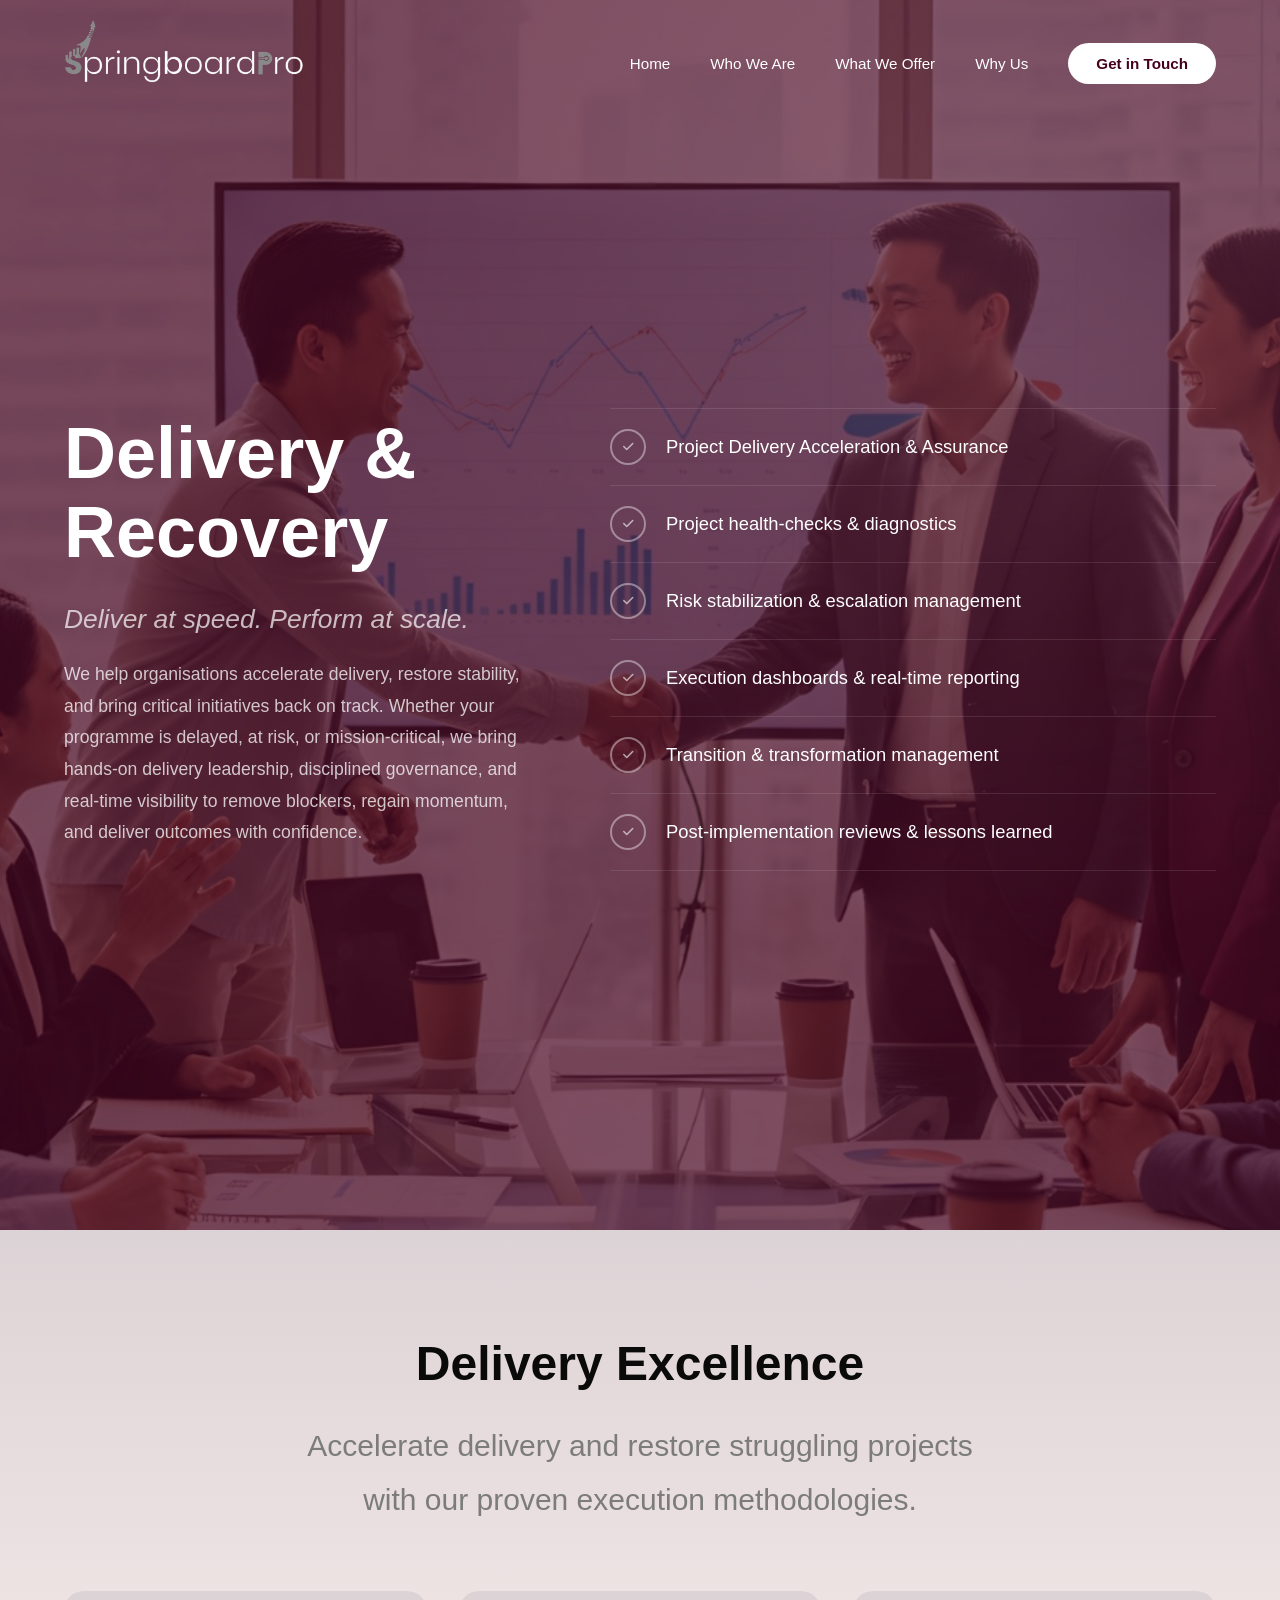
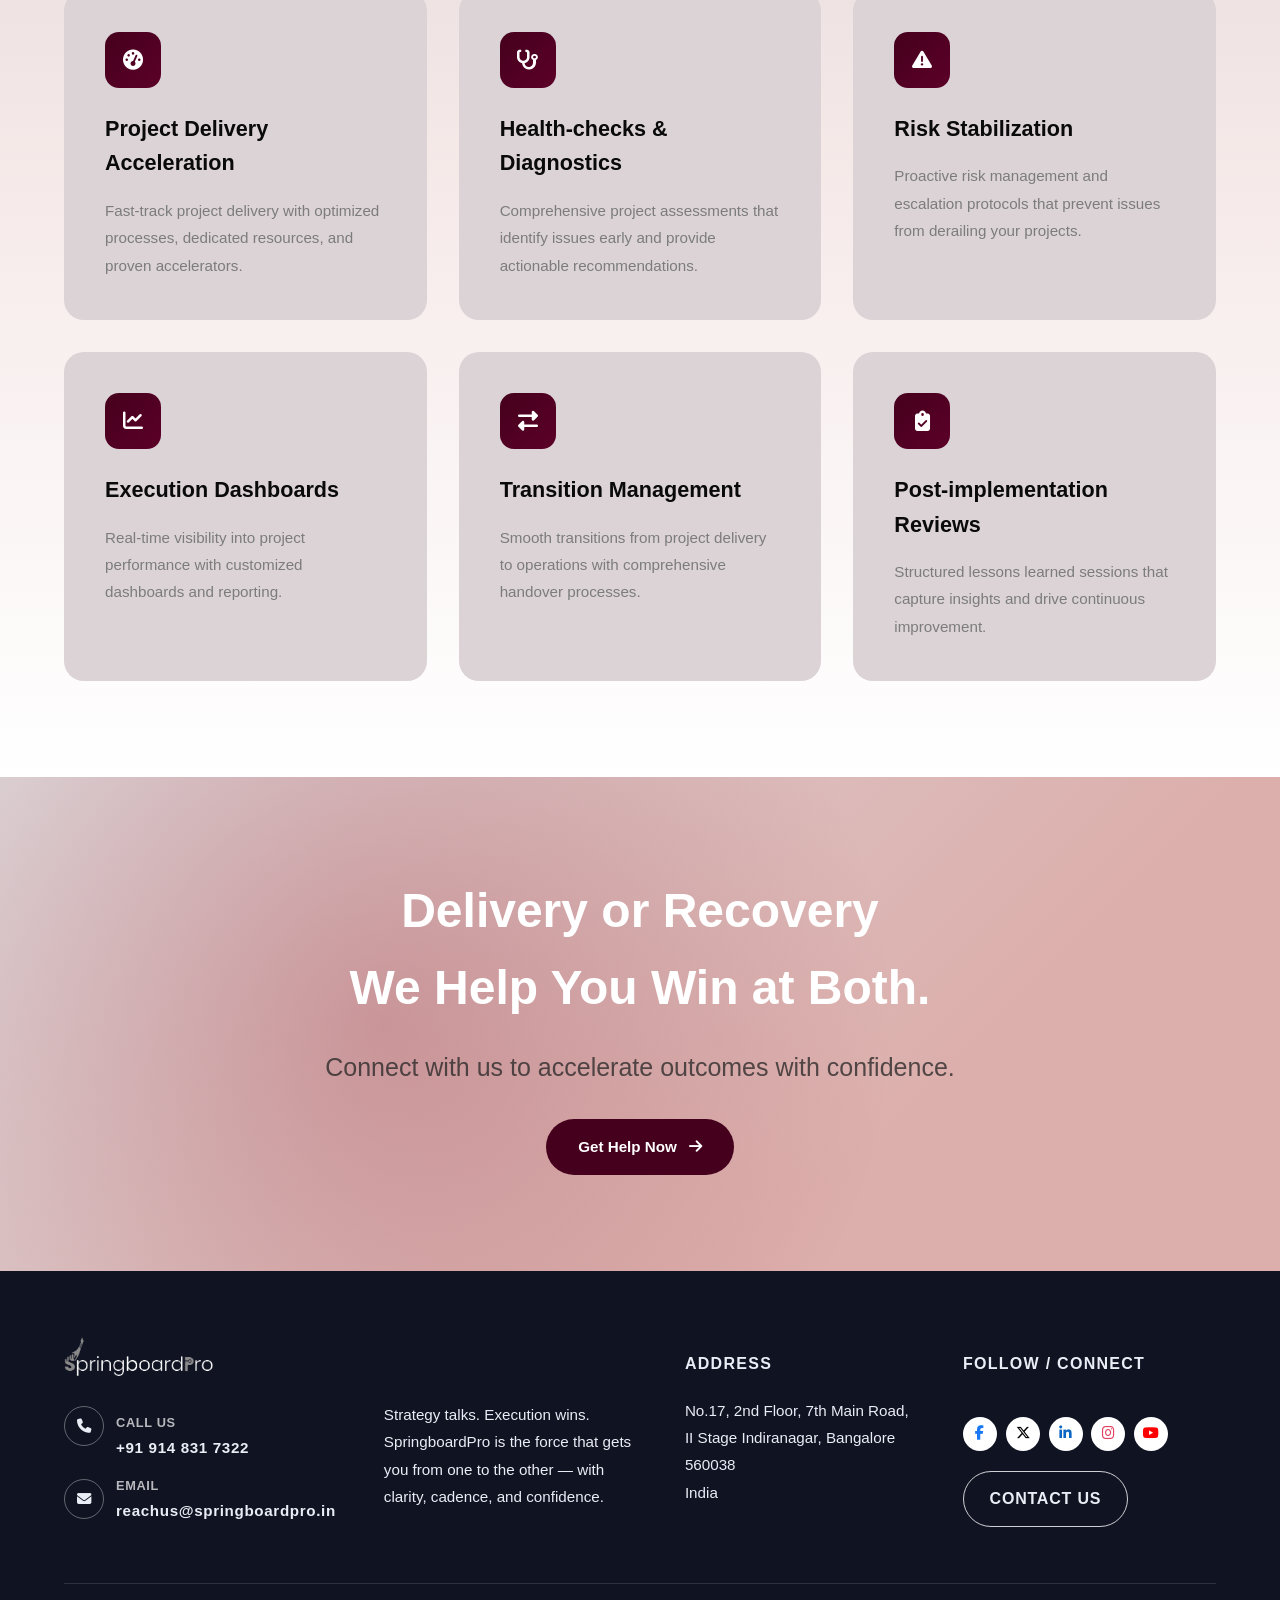
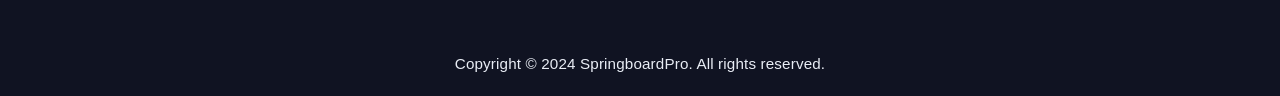
<file: delivery-recovery.html>
<!DOCTYPE html>
<html lang="en">

<head>
    <meta charset="UTF-8">
    <meta name="viewport" content="width=device-width, initial-scale=1.0">
    <title>Delivery & Recovery | SpringboardPro</title>
    <link rel="icon" type="image/png" href="springboardpro-logo.png">
    <link rel="apple-touch-icon" href="springboardpro-logo.png">
    <link href="https://fonts.googleapis.com/css2?family=Space+Grotesk:wght@400;500;600;700&display=swap"
        rel="stylesheet">
    <link rel="stylesheet" href="https://cdnjs.cloudflare.com/ajax/libs/font-awesome/6.5.1/css/all.min.css">
    <style>
        /* Cross-Browser Compatibility Reset */
        * {
            margin: 0;
            padding: 0;
            box-sizing: border-box;
            -webkit-box-sizing: border-box;
            -moz-box-sizing: border-box;
        }

        *,
        *::before,
        *::after {
            box-sizing: inherit;
        }

        * {
            -webkit-font-smoothing: antialiased;
            -moz-osx-font-smoothing: grayscale;
            text-rendering: optimizeLegibility;
        }

        :root {
            --burgundy: #45001d;
            --burgundy-light: #dcafac;
            --burgundy-dark: #5c0028;
            --white: #ffffff;
            --black: #0a0a0a;
            --gray-50: #dcd3d6;
            --gray-100: #cbbdc2;
            --gray-200: #bba9af;
            --gray-400: #8b828a;
            --gray-500: #7c7c7c;
            --gray-600: #6b6b6b;
            --gray-700: #4d4d4d;
            --gray-800: #232323;
            --palette-cream: #dcd3d6;
            --palette-blush: #dcafac;
            --palette-primary: #45001d;
            --palette-deep: #5c0028;
            --palette-gradient: linear-gradient(135deg, #ffffff 0%, #dcd3d6 25%, #dcafac 50%, #911120 75%, #690316 100%);
        }

        html {
            scroll-behavior: smooth;
            -webkit-text-size-adjust: 100%;
            -ms-text-size-adjust: 100%;
        }

        body {
            font-family: 'Nunito', -apple-system, BlinkMacSystemFont, 'Segoe UI', Roboto, 'Helvetica Neue', Arial, sans-serif;
            color: var(--gray-800);
            line-height: 1.6;
            background: var(--white);
            -webkit-overflow-scrolling: touch;
            min-height: 100vh;
        }

        img {
            max-width: 100%;
            height: auto;
            -ms-interpolation-mode: bicubic;
            border-style: none;
        }

        video {
            max-width: 100%;
            height: auto;
        }

        .navbar {
            position: fixed;
            top: 0;
            left: 0;
            right: 0;
            z-index: 1000;
            padding: 1.15rem 5%;
            padding-left: max(5%, 1rem);
            padding-right: max(5%, 1rem);
            padding-top: max(1.15rem, env(safe-area-inset-top));
            display: flex;
            justify-content: space-between;
            align-items: center;
            background: transparent;
            box-sizing: border-box;
            border-bottom: 1px solid transparent;
            transition: all 0.4s cubic-bezier(0.4, 0, 0.2, 1);
        }

        .navbar.scrolled {
            padding: 0.85rem 5%;
            background: #45001d;
            backdrop-filter: blur(18px);
            border-bottom: 1px solid rgba(255, 255, 255, 0.08);
            box-shadow: 0 8px 35px rgba(145, 17, 32, 0.45);
        }

        .navbar.scrolled .logo {
            color: #45001d;
        }

        .navbar.scrolled .nav-links a {
            color: var(--white);
        }

        .navbar.scrolled .nav-cta {
            background: var(--white) !important;
            color: var(--burgundy) !important;
        }

        .logo {
            display: inline-flex;
            align-items: center;
            gap: 0.75rem;
            text-decoration: none;
            flex-shrink: 1;
            min-width: 0;
            max-width: 55%;
        }

        .logo img {
            height: 90px;
            width: auto;
            max-width: 100%;
            display: block;
            object-fit: contain;
        }

        .nav-links {
            display: flex;
            list-style: none;
            gap: 2.5rem;
            align-items: center;
        }

        .nav-links a {
            color: var(--white);
            text-decoration: none;
            font-weight: 500;
            font-size: 0.95rem;
            transition: all 0.3s;
        }

        .dropdown {
            position: relative;
        }

        .dropdown-content {
            position: absolute;
            top: calc(100% + 10px);
            left: -20px;
            background: var(--white);
            min-width: 280px;
            padding: 0.75rem 0;
            border-radius: 12px;
            opacity: 0;
            visibility: hidden;
            transform: translateY(10px);
            transition: all 0.3s;
            box-shadow: 0 20px 50px rgba(0, 0, 0, 0.15);
        }

        .dropdown:hover .dropdown-content {
            opacity: 1;
            visibility: visible;
            transform: translateY(0);
        }

        .dropdown-content a {
            display: block;
            padding: 0.9rem 1.5rem;
            color: var(--gray-800) !important;
            font-size: 0.9rem;
        }

        .dropdown-content a:hover {
            background: var(--gray-50);
            color: var(--burgundy) !important;
        }

        .nav-cta {
            background: var(--white) !important;
            color: var(--burgundy) !important;
            padding: 0.75rem 1.75rem !important;
            border-radius: 100px;
            font-weight: 600 !important;
        }

        .mobile-toggle {
            display: none;
            flex-direction: column;
            justify-content: center;
            align-items: center;
            gap: 5px;
            cursor: pointer;
            padding: 12px;
            min-width: 44px;
            min-height: 44px;
            flex-shrink: 0;
            z-index: 1001;
            margin-right: env(safe-area-inset-right);
        }

        .mobile-toggle span {
            width: 24px;
            height: 2px;
            background: var(--white);
            border-radius: 2px;
            flex-shrink: 0;
        }

        .navbar.scrolled .mobile-toggle span {
            background: var(--gray-800);
        }

        /* HERO */
        .page-hero {
            min-height: 110vh;
            background: #45001d;
            position: relative;
            display: flex;
            align-items: center;
            padding: 9rem 5% 6rem;
        }

        .page-hero::before {
            content: '';
            position: absolute;
            top: 0;
            left: 0;
            right: 0;
            bottom: 0;
            background: radial-gradient(circle at 80% 20%, rgba(255, 255, 255, 0.08) 0%, transparent 50%);
            z-index: 1;
        }

        .hero-bg-image {
            position: absolute;
            top: 0;
            left: 0;
            right: 0;
            bottom: 0;
        }

        .hero-bg-image img {
            width: 100%;
            height: 100%;
            object-fit: cover;
            opacity: 0.3;
        }

        .hero-content {
            max-width: 1400px;
            margin: 0 auto;
            width: 100%;
            display: grid;
            grid-template-columns: 1fr 1.3fr;
            gap: 5rem;
            align-items: center;
            position: relative;
            z-index: 10;
        }

        .hero-text h1 {
            font-family: 'Nunito', sans-serif;
            font-size: 4.5rem;
            color: var(--white);
            line-height: 1.1;
            margin-bottom: 1.5rem;
            font-weight: 600;
        }

        .hero-text .tagline {
            font-size: 1.65rem;
            color: rgba(255, 255, 255, 0.7);
            font-style: italic;
        }

        .hero-text p {
            color: rgba(255, 255, 255, 0.75);
            font-size: 1.1rem;
            line-height: 1.8;
            margin-top: 15px;
        }

        /* Checklist */
        .hero-checklist {
            list-style: none;
        }

        .hero-checklist li {
            display: flex;
            align-items: center;
            gap: 1.25rem;
            padding: 1.25rem 0;
            border-bottom: 1px solid rgba(255, 255, 255, 0.1);
            color: var(--white);
            font-size: 1.15rem;
            transition: all 0.3s ease;
        }

        .hero-checklist li:first-child {
            border-top: 1px solid rgba(255, 255, 255, 0.1);
        }

        .hero-checklist li:hover {
            padding-left: 1rem;
            background: rgba(255, 255, 255, 0.02);
        }

        .check-icon {
            width: 32px;
            height: 32px;
            border: 2px solid rgba(255, 255, 255, 0.4);
            border-radius: 50%;
            display: flex;
            align-items: center;
            justify-content: center;
            flex-shrink: 0;
            transition: all 0.3s ease;
        }

        .hero-checklist li:hover .check-icon {
            border-color: rgba(255, 255, 255, 0.8);
            background: rgba(255, 255, 255, 0.1);
        }

        .check-icon i {
            font-size: 0.75rem;
            color: rgba(255, 255, 255, 0.6);
        }

        /* DETAILS */
        .details-section {
            padding: 6rem 5%;
            background: linear-gradient(180deg, var(--palette-cream) 0%, rgba(220, 175, 172, 0.28) 45%, var(--white) 100%);
        }

        .details-container {
            max-width: 1200px;
            margin: 0 auto;
        }

        .section-header {
            text-align: center;
            max-width: 700px;
            margin: 0 auto 4rem;
        }

        .section-header .section-label {
            display: inline-flex;
            align-items: center;
            gap: 0.5rem;
            background: rgba(145, 17, 32, 0.08);
            color: #45001d;
            padding: 0.5rem 1rem;
            border-radius: 100px;
            font-size: 0.85rem;
            font-weight: 600;
            margin-bottom: 1.25rem;
            text-transform: uppercase;
        }

        .section-header h2 {
            font-family: 'Nunito', sans-serif;
            font-size: 3rem;
            color: var(--black);
            font-weight: 600;
            margin-bottom: 1rem;
        }

        .section-header p {
            color: var(--gray-500);
            font-size: 1.1rem;
            line-height: 1.8;
        }

        .detail-cards {
            display: grid;
            grid-template-columns: repeat(3, 1fr);
            gap: 2rem;
        }

        .detail-card {
            background: var(--gray-50);
            border-radius: 20px;
            padding: 2.5rem;
            transition: all 0.4s ease;
            border: 1px solid transparent;
        }

        .detail-card:hover {
            background: var(--white);
            border-color: var(--gray-100);
            box-shadow: 0 20px 50px rgba(145, 17, 32, 0.12);
            transform: translateY(-5px);
        }

        .detail-card-icon {
            width: 56px;
            height: 56px;
            background: linear-gradient(135deg, var(--burgundy) 0%, var(--burgundy-dark) 100%);
            border-radius: 14px;
            display: flex;
            align-items: center;
            justify-content: center;
            margin-bottom: 1.5rem;
            color: var(--white);
            font-size: 1.25rem;
        }

        .detail-card h3 {
            font-family: 'Nunito', sans-serif;
            font-size: 1.35rem;
            color: var(--black);
            margin-bottom: 1rem;
            font-weight: 600;
        }

        .detail-card p {
            color: var(--gray-500);
            font-size: 0.95rem;
            line-height: 1.8;
        }

        /* CTA */
        .cta-section {
            padding: 6rem 5%;
            background: linear-gradient(135deg, var(--palette-cream) 0%, var(--palette-blush) 70%);
            position: relative;
            overflow: hidden;
        }

        .cta-bg {
            position: absolute;
            top: 0;
            left: 0;
            right: 0;
            bottom: 0;
            background: radial-gradient(circle at 30% 50%, rgba(145, 17, 32, 0.25) 0%, transparent 55%);
        }

        .cta-content {
            max-width: 700px;
            margin: 0 auto;
            text-align: center;
            position: relative;
            z-index: 10;
        }

        .cta-content h2 {
            font-family: 'Nunito', sans-serif;
            font-size: 3rem;
            color: var(--white);
            margin-bottom: 1.25rem;
            font-weight: 600;
        }

        .cta-content p {
            color: rgba(35, 35, 35, 0.75);
            font-size: 1.15rem;
            margin-bottom: 2rem;
        }

        .btn-primary {
            background: #45001d;
            color: var(--white);
            padding: 1rem 2rem;
            border: none;
            border-radius: 100px;
            font-size: 0.95rem;
            font-weight: 600;
            cursor: pointer;
            text-decoration: none;
            display: inline-flex;
            align-items: center;
            gap: 0.75rem;
            transition: all 0.3s;
        }

        .btn-primary:hover {
            background: var(--burgundy-dark);
            transform: translateY(-3px);
            box-shadow: 0 15px 40px rgba(145, 17, 32, 0.25);
        }

        /* ===== FOOTER ===== */
        .footer {
            background: #101322;
            padding: 5rem 5% 0;
            color: var(--white);
        }

        .footer-container {
            max-width: 1400px;
            margin: 0 auto;
        }

        .footer-grid {
            display: grid;
            grid-template-columns: 1.1fr 1.1fr 1fr 1.1fr;
            gap: 3rem;
            align-items: start;
            padding-bottom: 3.5rem;
            border-bottom: 1px solid rgba(255, 255, 255, 0.12);
        }

        .footer-brand .logo img {
            height: 86px;
            width: auto;
            display: block;
        }

        .footer-contact-list {
            list-style: none;
            margin-top: 1.75rem;
            display: grid;
            gap: 1rem;
        }

        .footer-contact-item {
            display: grid;
            grid-template-columns: auto 1fr;
            align-items: center;
            gap: 0.75rem;
            color: var(--white);
            text-decoration: none;
            font-weight: 700;
            letter-spacing: 0.04em;
        }

        .footer-contact-icon {
            width: 38px;
            height: 38px;
            border: 1px solid rgba(255, 255, 255, 0.25);
            border-radius: 50%;
            display: grid;
            place-items: center;
            font-size: 0.9rem;
            color: var(--white);
        }

        .footer-contact-text {
            display: flex;
            flex-direction: column;
            gap: 0.15rem;
            font-size: 0.95rem;
            color: var(--white);
        }

        .footer-contact-text span {
            font-size: 0.8rem;
            opacity: 0.7;
            font-weight: 600;
        }

        .footer-contact-text a {
            color: var(--white);
            text-decoration: none;
        }

        .footer-about p {
            color: rgba(255, 255, 255, 0.85);
            line-height: 1.8;
            font-size: 0.98rem;
        }

        .footer-column h4 {
            color: var(--white);
            font-size: 1rem;
            margin-bottom: 1.25rem;
            font-weight: 700;
            letter-spacing: 0.08em;
        }

        .footer-column p {
            color: rgba(255, 255, 255, 0.8);
            line-height: 1.8;
            font-size: 0.95rem;
        }

        .footer-social {
            display: flex;
            flex-direction: column;
            gap: 1.25rem;
            align-items: flex-start;
        }

        .footer-social-icons {
            display: flex;
            gap: 0.55rem;
            align-items: center;
        }

        .footer-social-icons a {
            width: 32px;
            height: 32px;
            border-radius: 50%;
            border: 1px solid rgba(255, 255, 255, 0.35);
            color: var(--white);
            display: grid;
            place-items: center;
            text-decoration: none;
            transition: all 0.3s ease;
            font-size: 0.9rem;
        }

        .footer-social-icons a:hover {
            background: rgba(255, 255, 255, 0.08);
            transform: translateY(-2px);
        }

        .footer-cta-btn {
            display: inline-flex;
            align-items: center;
            justify-content: center;
            padding: 0.9rem 1.6rem;
            border-radius: 999px;
            border: 1.5px solid rgba(255, 255, 255, 0.8);
            color: var(--white);
            text-decoration: none;
            font-weight: 700;
            letter-spacing: 0.05em;
            transition: all 0.3s ease;
        }

        .footer-cta-btn:hover {
            background: rgba(255, 255, 255, 0.12);
            transform: translateY(-2px);
        }

        .footer-bottom {
            margin-top: 3rem;
            padding: 1.25rem 0;
            background: #101322;
            text-align: center;
        }

        .footer-bottom p {
            color: rgba(255, 255, 255, 0.8);
            font-size: 0.95rem;
            letter-spacing: 0.01em;
        }

        .footer-bottom p span {
            color: var(--palette-primary);
        }

        /* Footer color normalization */
        .footer,
        .footer p,
        .footer h4,
        .footer a,
        .footer-contact-item {
            color: #e9edf5 !important;
        }

        .footer a {
            text-decoration: none;
        }

        .footer a:hover {
            color: #ffffff !important;
        }

        .footer-contact-icon {
            border-color: rgba(255, 255, 255, 0.35);
            color: #e9edf5;
        }

        .footer-contact-text a {
            color: #e9edf5 !important;
        }

        .footer-social-icons a {
            background: var(--white);
            border-color: rgba(255, 255, 255, 0.35);
        }

        .footer-social-icons a .fa-facebook-f {
            color: #1877f2;
        }

        .footer-social-icons a .fa-x-twitter {
            color: #000000;
        }

        .footer-social-icons a .fa-linkedin-in {
            color: #0a66c2;
        }

        .footer-social-icons a .fa-instagram {
            color: #e4405f;
        }

        .footer-social-icons a .fa-youtube {
            color: #ff0000;
        }

        .footer-social-icons a:hover {
            background: rgba(255, 255, 255, 0.95);
            transform: translateY(-3px);
        }

        .footer-cta-btn {
            color: #e9edf5;
            border-color: rgba(255, 255, 255, 0.8);
        }

        .footer-cta-btn:hover {
            background: rgba(255, 255, 255, 0.12);
            color: #ffffff;
        }

        @media (max-width: 1024px) {
            .detail-cards {
                grid-template-columns: repeat(2, 1fr);
            }
        }

        @media (max-width: 992px) {
            .hero-content {
                grid-template-columns: 1fr;
                gap: 3rem;
            }
        }

        @media (max-width: 768px) {
            .navbar {
                padding: 1rem 16px;
                padding-left: max(16px, env(safe-area-inset-left));
                padding-right: max(16px, env(safe-area-inset-right));
            }

            .navbar.scrolled {
                padding: 0.75rem 16px;
                padding-left: max(16px, env(safe-area-inset-left));
                padding-right: max(16px, env(safe-area-inset-right));
            }

            .logo {
                max-width: 60%;
            }

            .logo img {
                height: 50px;
                max-height: 50px;
            }

            .nav-links {
                position: fixed;
                top: 0;
                right: -100%;
                width: 85%;
                max-width: 350px;
                height: 100vh;
                background: rgba(69, 0, 29, 0.98);
                backdrop-filter: blur(10px);
                flex-direction: column;
                padding: 6rem 2rem 2rem;
                gap: 0;
                transition: right 0.4s cubic-bezier(0.4, 0, 0.2, 1);
                box-shadow: -10px 0 40px rgba(0, 0, 0, 0.3);
                overflow-y: auto;
                z-index: 1002;
            }

            .nav-links.active {
                right: 0;
            }

            .nav-links li {
                width: 100%;
                border-bottom: 1px solid rgba(255, 255, 255, 0.15);
            }

            .nav-links a {
                color: var(--white) !important;
                padding: 1.25rem 0.5rem;
                display: block;
                font-size: 1rem;
            }

            .nav-links .nav-cta {
                margin-top: 1.5rem;
                background: var(--white) !important;
                color: var(--burgundy) !important;
                text-align: center;
                border-radius: 100px;
                padding: 0.9rem 1.5rem !important;
            }

            .mobile-toggle {
                display: flex;
                z-index: 1003;
                padding: 10px;
                min-width: 44px;
            }

            .dropdown-content {
                position: static;
                opacity: 1 !important;
                visibility: visible !important;
                transform: none !important;
                box-shadow: none;
                border: none;
                padding: 0.5rem 0 0 1.25rem;
                background: transparent;
                min-width: auto;
            }

            .dropdown-content a {
                padding: 0.85rem 0.5rem !important;
                border-left: 2px solid rgba(255, 255, 255, 0.3) !important;
                color: rgba(255, 255, 255, 0.85) !important;
                font-size: 0.9rem !important;
            }

            .dropdown-content a:hover {
                background: rgba(255, 255, 255, 0.1);
                color: var(--white) !important;
            }

            .hero-section {
                padding: 7rem 4% 3.5rem !important;
                min-height: 80vh !important;
            }

            .hero-text h1 {
                font-size: 2rem !important;
                line-height: 1.2 !important;
            }

            .hero-text p {
                font-size: 1.05rem !important;
                line-height: 1.6 !important;
            }

            section {
                padding: 3.5rem 4% !important;
            }

            .section-header h2 {
                font-size: 1.85rem !important;
            }

            .section-header p {
                font-size: 1rem !important;
            }

            .detail-cards {
                grid-template-columns: 1fr;
                gap: 1.5rem;
            }

            .detail-card {
                padding: 1.75rem;
            }

            .detail-card h3 {
                font-size: 1.25rem !important;
            }

            .detail-card p {
                font-size: 0.95rem !important;
            }

            .footer {
                padding: 3.5rem 4% 0;
            }

            .footer-grid {
                grid-template-columns: 1fr;
                gap: 2.5rem;
            }

            .footer-brand .logo img {
                height: 70px;
            }

            .footer-column h4 {
                font-size: 0.95rem;
            }

            .footer-column p {
                font-size: 0.9rem;
            }

            .footer-column ul a {
                white-space: normal;
            }

            .footer-bottom {
                margin-top: 2.5rem;
                padding: 1rem 0;
            }

            .footer-bottom p {
                font-size: 0.88rem;
            }
        }

        /* Extra small devices */
        @media (max-width: 480px) {
            .navbar {
                padding: 0.85rem 14px;
                padding-left: max(14px, env(safe-area-inset-left));
                padding-right: max(14px, env(safe-area-inset-right));
            }

            .navbar.scrolled {
                padding: 0.6rem 14px;
                padding-left: max(14px, env(safe-area-inset-left));
                padding-right: max(14px, env(safe-area-inset-right));
            }

            .logo {
                max-width: 55%;
            }

            .logo img {
                height: 42px;
                max-height: 42px;
            }

            .mobile-toggle {
                min-width: 40px;
                padding: 8px;
            }

            .hero-section {
                padding: 6.5rem 3% 3rem !important;
            }

            .hero-text h1 {
                font-size: 1.75rem !important;
            }

            .hero-text p {
                font-size: 0.95rem !important;
            }

            section {
                padding: 3rem 3% !important;
            }

            .section-header h2 {
                font-size: 1.65rem !important;
            }

            .detail-card {
                padding: 1.5rem;
            }

            .detail-card h3 {
                font-size: 1.15rem !important;
            }

            .footer {
                padding: 3rem 3% 0;
            }
        }
    </style>
</head>

<body>
    <nav class="navbar">
        <a href="index.html" class="logo"><img src="springboardlogo-removebg-preview.png" alt="SpringboardPro logo"></a>
        <ul class="nav-links">
            <li><a href="index.html">Home</a></li>
            <li><a href="who-we-are.html">Who We Are</a></li>
            <li class="dropdown">
                <a href="what-we-offer.html">What We Offer</a>
                <div class="dropdown-content">
                    <a href="project-management.html">Project Management Consulting</a>
                    <a href="delivery-recovery.html">Delivery & Recovery</a>
                    <a href="enterprise-automation.html">Enterprise Automation</a>
                    <a href="process-consulting.html">Process Consulting</a>
                </div>
            </li>
            <li><a href="why-us.html">Why Us</a></li>
            <li><a href="contact.html" class="nav-cta">Get in Touch</a></li>
        </ul>
        <div class="mobile-toggle"><span></span><span></span><span></span></div>
    </nav>

    <section class="page-hero">
        <div class="hero-bg-image">
            <img src="./images/delivery and recovery.jpg" alt="Project delivery dashboard">
        </div>
        <div class="hero-content">
            <div class="hero-text">
                <h1>Delivery & Recovery</h1>
                <p class="tagline">Deliver at speed. Perform at scale.</p>
                <p>We help organisations accelerate delivery, restore stability, and bring critical initiatives back on
                    track. Whether your programme is delayed, at risk, or mission-critical, we bring hands-on delivery
                    leadership, disciplined governance, and real-time visibility to remove blockers, regain momentum,
                    and deliver outcomes with confidence.
                <p>
            </div>
            <ul class="hero-checklist">
                <li><span class="check-icon"><i class="fas fa-check"></i></span> Project Delivery Acceleration &
                    Assurance</li>
                <li><span class="check-icon"><i class="fas fa-check"></i></span> Project health-checks & diagnostics
                </li>
                <li><span class="check-icon"><i class="fas fa-check"></i></span> Risk stabilization & escalation
                    management</li>
                <li><span class="check-icon"><i class="fas fa-check"></i></span> Execution dashboards & real-time
                    reporting</li>
                <li><span class="check-icon"><i class="fas fa-check"></i></span> Transition & transformation management
                </li>
                <li><span class="check-icon"><i class="fas fa-check"></i></span> Post-implementation reviews & lessons
                    learned</li>
            </ul>
        </div>
    </section>

    <section class="details-section">
        <div class="details-container">
            <div class="section-header">
                <h2>Delivery Excellence</h2>
                <p style="font-size: 30px !important;">Accelerate delivery and restore struggling projects with our
                    proven execution methodologies.</p>
            </div>
            <div class="detail-cards">
                <div class="detail-card">
                    <div class="detail-card-icon"><i class="fas fa-tachometer-alt"></i></div>
                    <h3>Project Delivery Acceleration</h3>
                    <p>Fast-track project delivery with optimized processes, dedicated resources, and proven
                        accelerators.</p>
                </div>
                <div class="detail-card">
                    <div class="detail-card-icon"><i class="fas fa-stethoscope"></i></div>
                    <h3>Health-checks & Diagnostics</h3>
                    <p>Comprehensive project assessments that identify issues early and provide actionable
                        recommendations.</p>
                </div>
                <div class="detail-card">
                    <div class="detail-card-icon"><i class="fas fa-exclamation-triangle"></i></div>
                    <h3>Risk Stabilization</h3>
                    <p>Proactive risk management and escalation protocols that prevent issues from derailing your
                        projects.</p>
                </div>
                <div class="detail-card">
                    <div class="detail-card-icon"><i class="fas fa-chart-line"></i></div>
                    <h3>Execution Dashboards</h3>
                    <p>Real-time visibility into project performance with customized dashboards and reporting.</p>
                </div>
                <div class="detail-card">
                    <div class="detail-card-icon"><i class="fas fa-exchange-alt"></i></div>
                    <h3>Transition Management</h3>
                    <p>Smooth transitions from project delivery to operations with comprehensive handover processes.</p>
                </div>
                <div class="detail-card">
                    <div class="detail-card-icon"><i class="fas fa-clipboard-check"></i></div>
                    <h3>Post-implementation Reviews</h3>
                    <p>Structured lessons learned sessions that capture insights and drive continuous improvement.</p>
                </div>
            </div>
        </div>
    </section>

    <section class="cta-section">
        <div class="cta-bg"></div>
        <div class="cta-content">
            <h2>Delivery or Recovery <br> We Help You Win at Both.</h2>
            <p style="font-size: 25px;">Connect with us to accelerate outcomes with confidence.</p>
            <a href="contact.html" class="btn-primary">Get Help Now <i class="fas fa-arrow-right"></i></a>
        </div>
    </section>

    <footer class="footer">
        <div class="footer-container">
            <div class="footer-grid">
                <div class="footer-brand">
                    <a style="margin-top: -30px;" href="index.html" class="logo" aria-label="SpringboardPro home">
                        <img src="springboardlogo-removebg-preview.png" alt="SpringboardPro logo">
                    </a>
                    <ul class="footer-contact-list">
                        <li class="footer-contact-item" style="margin-top: -50px;">
                            <span class="footer-contact-icon"><i class="fas fa-phone"></i></span>
                            <div class="footer-contact-text" style="margin-top: 20px !important;">
                                <span>CALL US</span>
                                <a href="tel:+919148317322">+91 914 831 7322</a>
                            </div>
                        </li>
                        <li class="footer-contact-item">
                            <span class="footer-contact-icon"><i class="fas fa-envelope"></i></span>
                            <div class="footer-contact-text">
                                <span>EMAIL</span>
                                <a href="mailto:reachus@springboardpro.in">reachus@springboardpro.in</a>
                            </div>
                        </li>
                    </ul>
                </div>
                <div class="footer-column footer-about">
                    <p style="margin-top: 50px;">Strategy talks. Execution wins. SpringboardPro is the force that gets
                        you from one to the other — with clarity, cadence, and confidence.</p>
                </div>
                <div class="footer-column footer-address">
                    <h4>ADDRESS</h4>
                    <p>No.17, 2nd Floor, 7th Main Road,<br>II Stage Indiranagar, Bangalore 560038</p>
                    <p>India</p>
                </div>
                <div class="footer-column footer-social">
                    <h4>FOLLOW / CONNECT</h4>
                    <div class="footer-social-icons">
                        <a href="https://www.facebook.com/springboardproedgeofficial" target="_blank" rel="noopener noreferrer" aria-label="Facebook"><i class="fab fa-facebook-f"></i></a>
                        <a href="https://x.com/sprinboardpro" target="_blank" rel="noopener noreferrer" aria-label="Twitter"><i class="fab fa-x-twitter"></i></a>
                        <a href="https://www.linkedin.com/company/springboardpro" target="_blank" rel="noopener noreferrer" aria-label="LinkedIn"><i class="fab fa-linkedin-in"></i></a>
                        <a href="https://www.instagram.com/springboardproedge/" target="_blank" rel="noopener noreferrer" aria-label="Instagram"><i class="fab fa-instagram"></i></a>
                        <a href="https://www.youtube.com/channel/UCbVfgDuiHHcQuiKNemZrnmw" target="_blank" rel="noopener noreferrer" aria-label="YouTube"><i class="fab fa-youtube"></i></a>
                    </div>
                    <a class="footer-cta-btn" href="contact.html">CONTACT US</a>
                </div>
            </div>
            <div class="footer-bottom">
                <p>Copyright © 2024 SpringboardPro. All rights reserved.</p>
            </div>
        </div>
    </footer>
    <script>
        window.addEventListener('scroll', function () {
            const navbar = document.querySelector('.navbar');
            if (window.scrollY > 50) navbar.classList.add('scrolled');
            else navbar.classList.remove('scrolled');
        });
        document.querySelector('.mobile-toggle').addEventListener('click', function () {
            document.querySelector('.nav-links').classList.toggle('active');
        });

        const observer = new IntersectionObserver((entries) => {
            entries.forEach(entry => {
                if (entry.isIntersecting) {
                    entry.target.style.opacity = '1';
                    entry.target.style.transform = 'translateY(0)';
                }
            });
        }, { threshold: 0.1 });

        // Staggered animation for checklist items
        document.querySelectorAll('.hero-checklist li').forEach((el, i) => {
            el.style.opacity = '0';
            el.style.transform = 'translateX(-30px)';
            el.style.transition = `all 0.6s cubic-bezier(0.4, 0, 0.2, 1) ${i * 0.15}s`;
            observer.observe(el);
        });

        document.querySelectorAll('.detail-card').forEach((el, i) => {
            el.style.opacity = '0';
            el.style.transform = 'translateY(30px)';
            el.style.transition = `all 0.6s cubic-bezier(0.4, 0, 0.2, 1) ${i * 0.1}s`;
            observer.observe(el);
        });

        // Animate check icons on hover
        document.querySelectorAll('.hero-checklist li').forEach(item => {
            item.addEventListener('mouseenter', function () {
                const icon = this.querySelector('.check-icon');
                if (icon) {
                    icon.style.transform = 'scale(1.2) rotate(10deg)';
                    icon.style.background = 'rgba(255,255,255,0.15)';
                }
            });
            item.addEventListener('mouseleave', function () {
                const icon = this.querySelector('.check-icon');
                if (icon) {
                    icon.style.transform = '';
                    icon.style.background = '';
                }
            });
        });
    </script>
</body>

</html>
</file>
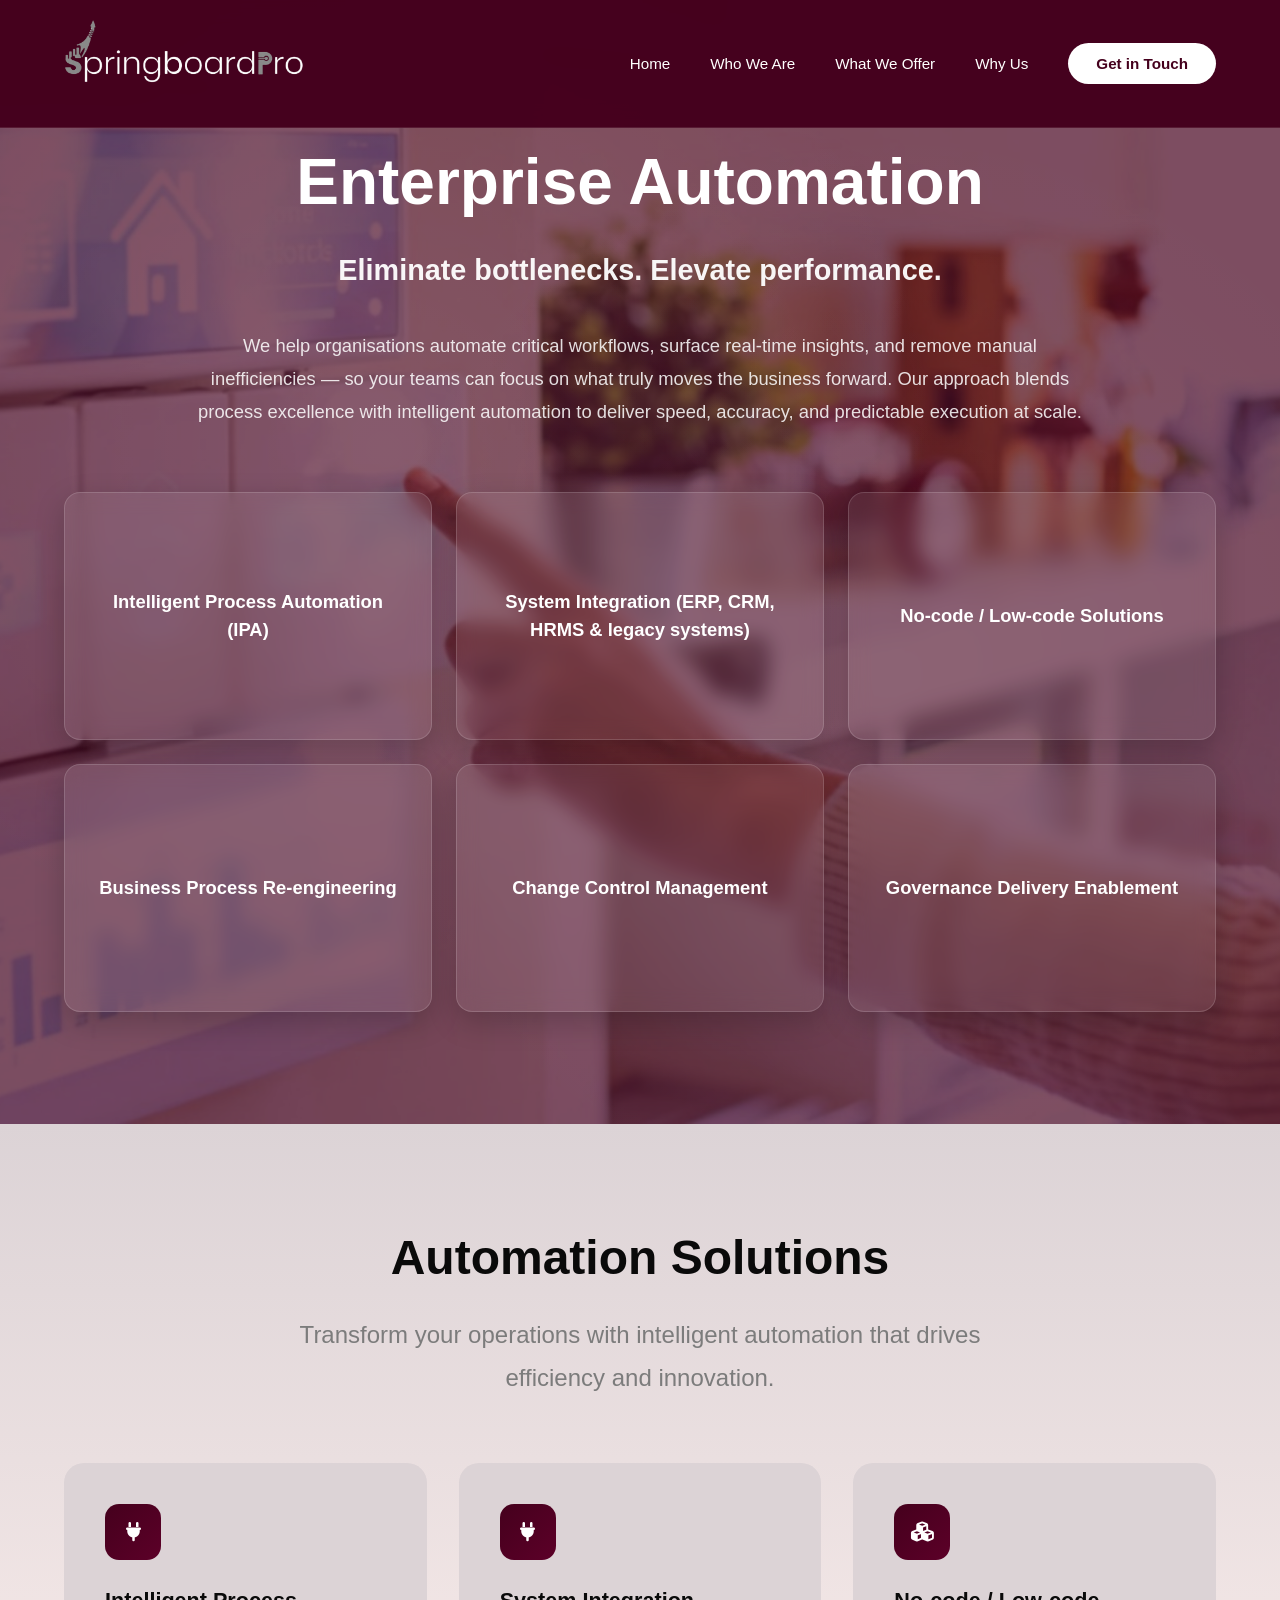
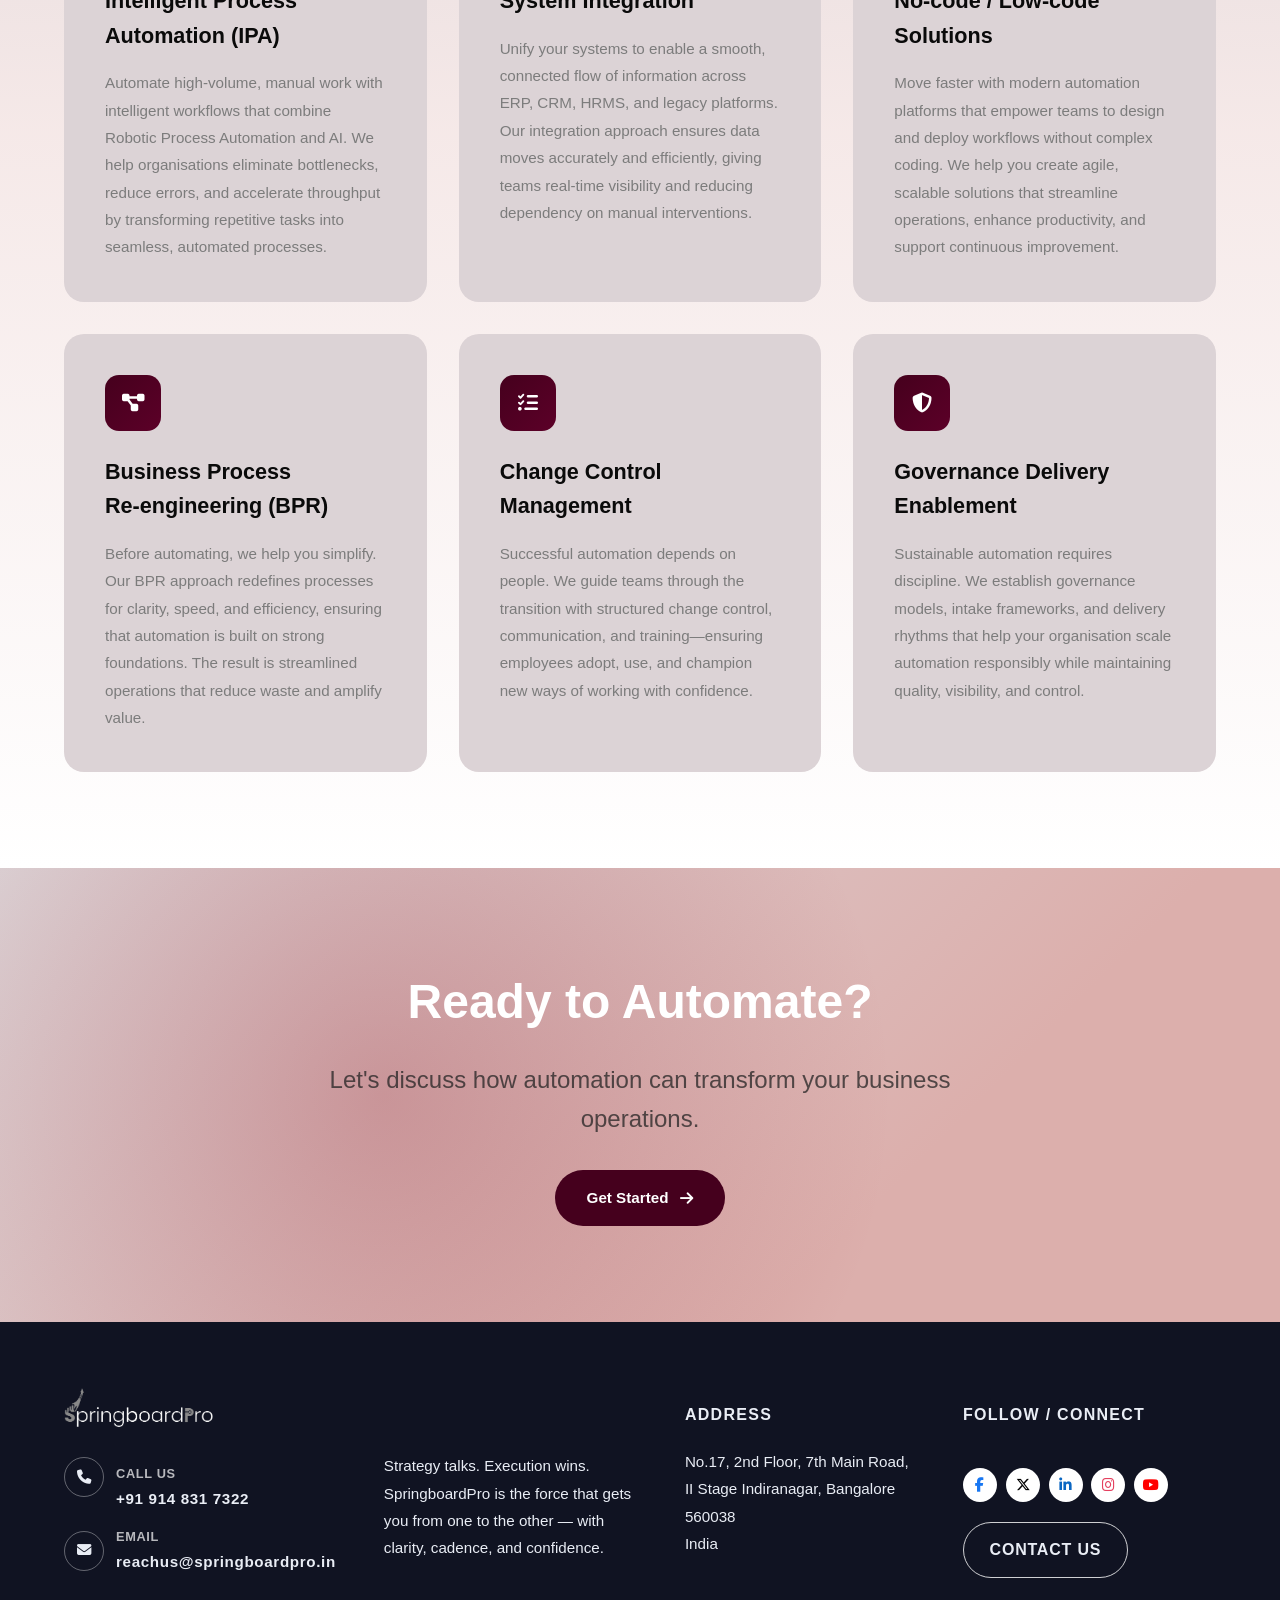
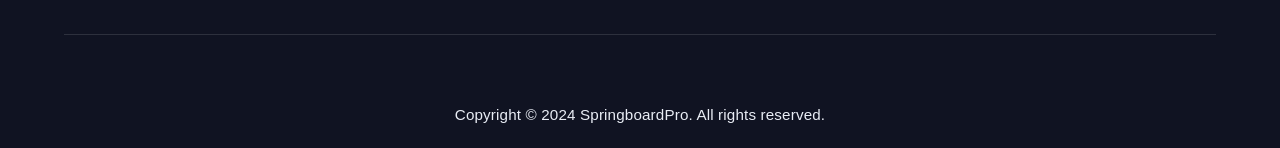
<file: enterprise-automation.html>
<!DOCTYPE html>
<html lang="en">

<head>
    <meta charset="UTF-8">
    <meta name="viewport" content="width=device-width, initial-scale=1.0">
    <title>Enterprise Automation | SpringboardPro</title>
    <link rel="icon" type="image/png" href="springboardpro-logo.png">
    <link rel="apple-touch-icon" href="springboardpro-logo.png">
    <link href="https://fonts.googleapis.com/css2?family=Space+Grotesk:wght@400;500;600;700&display=swap"
        rel="stylesheet">
    <link rel="stylesheet" href="https://cdnjs.cloudflare.com/ajax/libs/font-awesome/6.5.1/css/all.min.css">
    <style>
        /* Cross-Browser Compatibility Reset */
        * {
            margin: 0;
            padding: 0;
            box-sizing: border-box;
            -webkit-box-sizing: border-box;
            -moz-box-sizing: border-box;
        }

        *,
        *::before,
        *::after {
            box-sizing: inherit;
        }

        * {
            -webkit-font-smoothing: antialiased;
            -moz-osx-font-smoothing: grayscale;
            text-rendering: optimizeLegibility;
        }

        :root {
            --burgundy: #45001d;
            --burgundy-light: #dcafac;
            --burgundy-dark: #5c0028;
            --white: #ffffff;
            --black: #0a0a0a;
            --gray-50: #dcd3d6;
            --gray-100: #cbbdc2;
            --gray-200: #bba9af;
            --gray-400: #8b828a;
            --gray-500: #7c7c7c;
            --gray-600: #6b6b6b;
            --gray-700: #4d4d4d;
            --gray-800: #232323;
            --palette-cream: #dcd3d6;
            --palette-blush: #dcafac;
            --palette-primary: #45001d;
            --palette-deep: #5c0028;
            --palette-gradient: linear-gradient(135deg, #ffffff 0%, #dcd3d6 25%, #dcafac 50%, #911120 75%, #690316 100%);
        }

        html {
            scroll-behavior: smooth;
            -webkit-text-size-adjust: 100%;
            -ms-text-size-adjust: 100%;
            overflow-x: hidden;
            width: 100%;
        }

        body {
            font-family: 'Nunito', -apple-system, BlinkMacSystemFont, 'Segoe UI', Roboto, 'Helvetica Neue', Arial, sans-serif;
            color: var(--gray-800);
            line-height: 1.6;
            background: var(--white);
            -webkit-overflow-scrolling: touch;
            min-height: 100vh;
            overflow-x: hidden;
            width: 100%;
            max-width: 100%;
        }

        img {
            max-width: 100%;
            height: auto;
            -ms-interpolation-mode: bicubic;
            border-style: none;
        }

        video {
            max-width: 100%;
            height: auto;
        }

        .navbar {
            position: fixed;
            top: 0;
            left: 0;
            right: 0;
            z-index: 1000;
            padding: 1.15rem 5%;
            padding-left: max(5%, 1rem);
            padding-right: max(5%, 1rem);
            padding-top: max(1.15rem, env(safe-area-inset-top));
            display: flex;
            justify-content: space-between;
            align-items: center;
            background: rgba(69, 0, 29, 0.98);
            box-sizing: border-box;
            backdrop-filter: blur(10px);
            border-bottom: 1px solid rgba(255, 255, 255, 0.1);
            transition: all 0.4s cubic-bezier(0.4, 0, 0.2, 1);
        }

        .navbar.scrolled {
            padding: 0.85rem 5%;
            background: #45001d;
            backdrop-filter: blur(18px);
            border-bottom: 1px solid rgba(255, 255, 255, 0.08);
            box-shadow: 0 8px 35px rgba(145, 17, 32, 0.45);
        }

        .navbar.scrolled .logo {
            color: #45001d;
        }

        .navbar.scrolled .nav-links a {
            color: var(--white);
        }

        .navbar.scrolled .nav-cta {
            background: var(--white) !important;
            color: var(--burgundy) !important;
        }

        .logo {
            display: inline-flex;
            align-items: center;
            gap: 0.75rem;
            text-decoration: none;
            flex-shrink: 1;
            min-width: 0;
            max-width: 55%;
        }

        .logo img {
            height: 90px;
            width: auto;
            max-width: 100%;
            display: block;
            object-fit: contain;
        }

        .logo span {
            font-style: italic;
        }

        .nav-links {
            display: flex;
            list-style: none;
            gap: 2.5rem;
            align-items: center;
        }

        .nav-links a {
            color: var(--white);
            text-decoration: none;
            font-weight: 500;
            font-size: 0.95rem;
            transition: all 0.3s;
        }

        .dropdown {
            position: relative;
        }

        .dropdown-content {
            position: absolute;
            top: calc(100% + 10px);
            left: -20px;
            background: var(--white);
            min-width: 280px;
            padding: 0.75rem 0;
            border-radius: 12px;
            opacity: 0;
            visibility: hidden;
            transform: translateY(10px);
            transition: all 0.3s;
            box-shadow: 0 20px 50px rgba(0, 0, 0, 0.15);
        }

        .dropdown:hover .dropdown-content {
            opacity: 1;
            visibility: visible;
            transform: translateY(0);
        }

        .dropdown-content a {
            display: block;
            padding: 0.9rem 1.5rem;
            color: var(--gray-800) !important;
            font-size: 0.9rem;
        }

        .dropdown-content a:hover {
            background: var(--gray-50);
            color: var(--burgundy) !important;
        }

        .nav-cta {
            background: var(--white) !important;
            color: var(--burgundy) !important;
            padding: 0.75rem 1.75rem !important;
            border-radius: 100px;
            font-weight: 600 !important;
        }

        .mobile-toggle {
            display: none;
            flex-direction: column;
            justify-content: center;
            align-items: center;
            gap: 5px;
            cursor: pointer;
            padding: 12px;
            min-width: 44px;
            min-height: 44px;
            flex-shrink: 0;
            z-index: 1001;
            margin-right: env(safe-area-inset-right);
        }

        .mobile-toggle span {
            width: 24px;
            height: 2px;
            background: var(--white);
            border-radius: 2px;
            flex-shrink: 0;
        }

        .navbar.scrolled .mobile-toggle span {
            background: var(--gray-800);
        }

        /* HERO */
        .page-hero {
            min-height: 100vh;
            background: #45001d;
            position: relative;
            display: flex;
            align-items: center;
            justify-content: center;
            padding: 8rem 5% 6rem;
        }

        .page-hero::before {
            content: '';
            position: absolute;
            top: 0;
            left: 0;
            right: 0;
            bottom: 0;
            background: radial-gradient(circle at 30% 40%, rgba(255, 255, 255, 0.08) 0%, transparent 50%),
                        radial-gradient(circle at 70% 60%, rgba(255, 255, 255, 0.05) 0%, transparent 50%);
            z-index: 1;
        }

        .hero-bg-image {
            position: absolute;
            top: 0;
            left: 0;
            right: 0;
            bottom: 0;
        }

        .hero-bg-image img {
            width: 100%;
            height: 100%;
            object-fit: cover;
            opacity: 0.3;
        }

        .hero-top {
            max-width: 1300px;
            margin: 0 auto;
            text-align: center;
            position: relative;
            z-index: 10;
            width: 100%;
        }

        .hero-top h1 {
            font-family: 'Nunito', sans-serif;
            font-size: 4rem;
            color: var(--white);
            line-height: 1.2;
            margin-bottom: 1.5rem;
            font-weight: 700;
        }

        .hero-top .tagline {
            font-size: 1.8rem;
            color: rgba(255, 255, 255, 0.95);
            font-weight: 600;
            margin-bottom: 2rem;
            display: block;
        }

        .hero-top p {
            color: rgba(255, 255, 255, 0.85);
            font-size: 1.15rem;
            line-height: 1.8;
            max-width: 900px;
            margin: 0 auto 4rem;
        }

        /* Grid Table */
        .hero-grid-section {
            max-width: 1200px;
            margin: 0 auto;
            position: relative;
            z-index: 10;
        }

        .service-grid-table {
            display: grid;
            grid-template-columns: repeat(3, 1fr);
            gap: 1.5rem;
            width: 100%;
        }

        .service-grid-cell {
            padding: 3rem 2rem;
            text-align: center;
            color: var(--white);
            font-size: 1.15rem;
            font-weight: 600;
            line-height: 1.5;
            transition: all 0.4s ease;
            display: flex;
            align-items: center;
            justify-content: center;
            min-height: 150px;
            background: rgba(255, 255, 255, 0.08);
            backdrop-filter: blur(10px);
            border-radius: 16px;
            border: 1px solid rgba(255, 255, 255, 0.15);
            box-shadow: 0 10px 30px rgba(0, 0, 0, 0.2);
        }

        .service-grid-cell:hover {
            background: rgba(255, 255, 255, 0.15);
            transform: translateY(-5px);
            box-shadow: 0 15px 40px rgba(0, 0, 0, 0.3);
            border-color: rgba(255, 255, 255, 0.3);
        }

        /* DETAILS */
        .details-section {
            padding: 6rem 5%;
            background: linear-gradient(180deg, var(--palette-cream) 0%, rgba(220, 175, 172, 0.28) 45%, var(--white) 100%);
        }

        .details-container {
            max-width: 1200px;
            margin: 0 auto;
        }

        .section-header {
            text-align: center;
            max-width: 700px;
            margin: 0 auto 4rem;
        }

        .section-header .section-label {
            display: inline-flex;
            align-items: center;
            gap: 0.5rem;
            background: rgba(145, 17, 32, 0.08);
            color: #45001d;
            padding: 0.5rem 1rem;
            border-radius: 100px;
            font-size: 0.85rem;
            font-weight: 600;
            margin-bottom: 1.25rem;
            text-transform: uppercase;
        }

        .section-header h2 {
            font-family: 'Nunito', sans-serif;
            font-size: 3rem;
            color: var(--black);
            font-weight: 600;
            margin-bottom: 1rem;
        }

        .section-header p {
            color: var(--gray-500);
            font-size: 1.1rem;
            line-height: 1.8;
        }

        .detail-cards {
            display: grid;
            grid-template-columns: repeat(3, 1fr);
            gap: 2rem;
        }

        .detail-card {
            background: var(--gray-50);
            border-radius: 20px;
            padding: 2.5rem;
            transition: all 0.4s ease;
            border: 1px solid transparent;
        }

        .detail-card:hover {
            background: var(--white);
            border-color: var(--gray-100);
            box-shadow: 0 20px 50px rgba(145, 17, 32, 0.12);
            transform: translateY(-5px);
        }

        .detail-card-icon {
            width: 56px;
            height: 56px;
            background: linear-gradient(135deg, var(--burgundy) 0%, var(--burgundy-dark) 100%);
            border-radius: 14px;
            display: flex;
            align-items: center;
            justify-content: center;
            margin-bottom: 1.5rem;
            color: var(--white);
            font-size: 1.25rem;
        }

        .detail-card h3 {
            font-family: 'Nunito', sans-serif;
            font-size: 1.35rem;
            color: var(--black);
            margin-bottom: 1rem;
            font-weight: 600;
        }

        .detail-card p {
            color: var(--gray-500);
            font-size: 0.95rem;
            line-height: 1.8;
        }

        /* CTA */
        .cta-section {
            padding: 6rem 5%;
            background: linear-gradient(135deg, var(--palette-cream) 0%, var(--palette-blush) 70%);
            position: relative;
            overflow: hidden;
        }

        .cta-bg {
            position: absolute;
            top: 0;
            left: 0;
            right: 0;
            bottom: 0;
            background: radial-gradient(circle at 30% 50%, rgba(145, 17, 32, 0.25) 0%, transparent 55%);
        }

        .cta-content {
            max-width: 700px;
            margin: 0 auto;
            text-align: center;
            position: relative;
            z-index: 10;
        }

        .cta-content h2 {
            font-family: 'Nunito', sans-serif;
            font-size: 3rem;
            color: var(--white);
            margin-bottom: 1.25rem;
            font-weight: 600;
        }

        .cta-content p {
            color: rgba(35, 35, 35, 0.75);
            font-size: 1.15rem;
            margin-bottom: 2rem;
        }

        .btn-primary {
            background: #45001d;
            color: var(--white);
            padding: 1rem 2rem;
            border: none;
            border-radius: 100px;
            font-size: 0.95rem;
            font-weight: 600;
            cursor: pointer;
            text-decoration: none;
            display: inline-flex;
            align-items: center;
            gap: 0.75rem;
            transition: all 0.3s;
        }

        .btn-primary:hover {
            background: var(--burgundy-dark);
            transform: translateY(-3px);
            box-shadow: 0 15px 40px rgba(145, 17, 32, 0.25);
        }

        /* ===== FOOTER ===== */
          .footer {
            background: #101322;
            padding: 5rem 5% 0;
            color: var(--white);
        }

        .footer-container {
            max-width: 1400px;
            margin: 0 auto;
        }

        .footer-grid {
            display: grid;
            grid-template-columns: 1.1fr 1.1fr 1fr 1.1fr;
            gap: 3rem;
            align-items: start;
            padding-bottom: 3.5rem;
            border-bottom: 1px solid rgba(255, 255, 255, 0.12);
        }

        .footer-brand .logo img {
            height: 86px;
            width: auto;
            display: block;
        }

        .footer-contact-list {
            list-style: none;
            margin-top: 1.75rem;
            display: grid;
            gap: 1rem;
        }

        .footer-contact-item {
            display: grid;
            grid-template-columns: auto 1fr;
            align-items: center;
            gap: 0.75rem;
            color: var(--white);
            text-decoration: none;
            font-weight: 700;
            letter-spacing: 0.04em;
        }

        .footer-contact-icon {
            width: 38px;
            height: 38px;
            border: 1px solid rgba(255, 255, 255, 0.25);
            border-radius: 50%;
            display: grid;
            place-items: center;
            font-size: 0.9rem;
            color: var(--white);
        }

        .footer-contact-text {
            display: flex;
            flex-direction: column;
            gap: 0.15rem;
            font-size: 0.95rem;
            color: var(--white);
        }

        .footer-contact-text span {
            font-size: 0.8rem;
            opacity: 0.7;
            font-weight: 600;
        }

        .footer-contact-text a {
            color: var(--white);
            text-decoration: none;
        }

        .footer-about p {
            color: rgba(255, 255, 255, 0.85);
            line-height: 1.8;
            font-size: 0.98rem;
        }

        .footer-column h4 {
            color: var(--white);
            font-size: 1rem;
            margin-bottom: 1.25rem;
            font-weight: 700;
            letter-spacing: 0.08em;
        }

        .footer-column p {
            color: rgba(255, 255, 255, 0.8);
            line-height: 1.8;
            font-size: 0.95rem;
        }

        .footer-social {
            display: flex;
            flex-direction: column;
            gap: 1.25rem;
            align-items: flex-start;
        }

        .footer-social-icons {
            display: flex;
            gap: 0.55rem;
            align-items: center;
        }

        .footer-social-icons a {
            width: 32px;
            height: 32px;
            border-radius: 50%;
            border: 1px solid rgba(255, 255, 255, 0.35);
            color: var(--white);
            display: grid;
            place-items: center;
            text-decoration: none;
            transition: all 0.3s ease;
            font-size: 0.9rem;
        }

        .footer-social-icons a:hover {
            background: rgba(255, 255, 255, 0.08);
            transform: translateY(-2px);
        }

        .footer-cta-btn {
            display: inline-flex;
            align-items: center;
            justify-content: center;
            padding: 0.9rem 1.6rem;
            border-radius: 999px;
            border: 1.5px solid rgba(255, 255, 255, 0.8);
            color: var(--white);
            text-decoration: none;
            font-weight: 700;
            letter-spacing: 0.05em;
            transition: all 0.3s ease;
        }

        .footer-cta-btn:hover {
            background: rgba(255, 255, 255, 0.12);
            transform: translateY(-2px);
        }

        .footer-bottom {
            margin-top: 3rem;
            padding: 1.25rem 0;
            background: #101322;
            text-align: center;
        }

        .footer-bottom p {
            color: rgba(255, 255, 255, 0.8);
            font-size: 0.95rem;
            letter-spacing: 0.01em;
        }

        .footer-bottom p span {
            color: var(--palette-primary);
        }

        /* Footer color normalization */
        .footer,
        .footer p,
        .footer h4,
        .footer a,
        .footer-contact-item {
            color: #e9edf5 !important;
        }

        .footer a {
            text-decoration: none;
        }

        .footer a:hover {
            color: #ffffff !important;
        }

        .footer-contact-icon {
            border-color: rgba(255, 255, 255, 0.35);
            color: #e9edf5;
        }

        .footer-contact-text a {
            color: #e9edf5 !important;
        }

        .footer-social-icons a {
            background: var(--white);
            border-color: rgba(255, 255, 255, 0.35);
        }

        .footer-social-icons a .fa-facebook-f {
            color: #1877f2;
        }

        .footer-social-icons a .fa-x-twitter {
            color: #000000;
        }

        .footer-social-icons a .fa-linkedin-in {
            color: #0a66c2;
        }

        .footer-social-icons a .fa-instagram {
            color: #e4405f;
        }

        .footer-social-icons a .fa-youtube {
            color: #ff0000;
        }

        .footer-social-icons a:hover {
            background: rgba(255, 255, 255, 0.95);
            transform: translateY(-3px);
        }

        .footer-cta-btn {
            color: #e9edf5;
            border-color: rgba(255, 255, 255, 0.8);
        }

        .footer-cta-btn:hover {
            background: rgba(255, 255, 255, 0.12);
            color: #ffffff;
        }

         .social-links {
            display: flex;
            gap: 0.75rem;
        }

        .social-links a {
            width: 42px;
            height: 42px;
            background: var(--white);
            border-radius: 50%;
            display: flex;
            align-items: center;
            justify-content: center;
            color: var(--black);
            text-decoration: none;
            transition: all 0.3s ease;
            font-size: 1rem;
            border: 1px solid rgba(255, 255, 255, 0.1);
        }

        .social-links a.linkedin {
            color: #0a66c2;
        }

        .social-links a.twitter {
            color: #1da1f2;
        }

        .social-links a.facebook {
            color: #1877f2;
        }

        .social-links a.instagram {
            color: #e4405f;
        }

        .social-links a:hover {
            transform: translateY(-3px);
            box-shadow: 0 12px 30px rgba(0, 0, 0, 0.25);
        }

        @media (max-width: 1024px) {
            .detail-cards {
                grid-template-columns: repeat(2, 1fr);
            }
        }

        @media (max-width: 768px) {
            .navbar {
                padding: 1rem 16px;
                padding-left: max(16px, env(safe-area-inset-left));
                padding-right: max(16px, env(safe-area-inset-right));
            }

            .navbar.scrolled {
                padding: 0.75rem 16px;
                padding-left: max(16px, env(safe-area-inset-left));
                padding-right: max(16px, env(safe-area-inset-right));
            }

            .logo {
                max-width: 60%;
            }

            .logo img {
                height: 50px;
                max-height: 50px;
            }

            .nav-links {
                position: fixed;
                top: 0;
                right: -100%;
                width: 85%;
                max-width: 350px;
                height: 100vh;
                background: rgba(69, 0, 29, 0.98);
                backdrop-filter: blur(10px);
                flex-direction: column;
                padding: 6rem 2rem 2rem;
                gap: 0;
                transition: right 0.4s cubic-bezier(0.4, 0, 0.2, 1);
                box-shadow: -10px 0 40px rgba(0, 0, 0, 0.3);
                overflow-y: auto;
                z-index: 1002;
            }

            .nav-links.active {
                right: 0;
            }

            .nav-links li {
                width: 100%;
                border-bottom: 1px solid rgba(255, 255, 255, 0.15);
            }

            .nav-links a {
                color: var(--white) !important;
                padding: 1.25rem 0.5rem;
                display: block;
                font-size: 1rem;
            }

            .nav-links .nav-cta {
                margin-top: 1.5rem;
                background: var(--white) !important;
                color: var(--burgundy) !important;
                text-align: center;
                border-radius: 100px;
                padding: 0.9rem 1.5rem !important;
            }

            .mobile-toggle {
                display: flex;
                z-index: 1003;
                padding: 10px;
                min-width: 44px;
            }

            .dropdown-content {
                position: static;
                opacity: 1 !important;
                visibility: visible !important;
                transform: none !important;
                box-shadow: none;
                border: none;
                padding: 0.5rem 0 0 1.25rem;
                background: transparent;
                min-width: auto;
            }

            .dropdown-content a {
                padding: 0.85rem 0.5rem !important;
                border-left: 2px solid rgba(255, 255, 255, 0.3) !important;
                color: rgba(255, 255, 255, 0.85) !important;
                font-size: 0.9rem !important;
            }

            .dropdown-content a:hover {
                background: rgba(255, 255, 255, 0.1);
                color: var(--white) !important;
            }

            .page-hero {
                padding: 7rem 4% 3.5rem !important;
                min-height: 80vh !important;
            }

            .hero-top h1 {
                font-size: 2rem !important;
                line-height: 1.2 !important;
            }

            .hero-top p {
                font-size: 1.05rem !important;
                line-height: 1.6 !important;
            }

            .service-grid-table {
                grid-template-columns: 1fr;
            }

            .service-grid-cell {
                border-right: none;
                border-bottom: 1px solid rgba(255, 255, 255, 0.15);
            }

            .service-grid-cell:last-child {
                border-bottom: none;
            }

            section {
                padding: 3.5rem 4% !important;
            }

            .section-header h2 {
                font-size: 1.85rem !important;
            }

            .section-header p {
                font-size: 1rem !important;
            }

            .detail-cards {
                grid-template-columns: 1fr;
                gap: 1.5rem;
            }

            .detail-card {
                padding: 1.75rem;
            }

            .detail-card h3 {
                font-size: 1.25rem !important;
            }

            .detail-card p {
                font-size: 0.95rem !important;
            }

            .footer {
                padding: 3.5rem 4% 0;
            }

            .footer-grid {
                grid-template-columns: 1fr;
                gap: 2.5rem;
            }

            .footer-brand .logo img {
                height: 70px;
            }

            .footer-column h4 {
                font-size: 0.95rem;
            }

            .footer-column p {
                font-size: 0.9rem;
            }

            .footer-column ul a {
                white-space: normal;
            }

            .footer-bottom {
                margin-top: 2.5rem;
                padding: 1rem 0;
            }

            .footer-bottom p {
                font-size: 0.88rem;
            }
        }

        /* Extra small devices */
        @media (max-width: 480px) {
            .navbar {
                padding: 0.85rem 14px;
                padding-left: max(14px, env(safe-area-inset-left));
                padding-right: max(14px, env(safe-area-inset-right));
            }

            .navbar.scrolled {
                padding: 0.6rem 14px;
                padding-left: max(14px, env(safe-area-inset-left));
                padding-right: max(14px, env(safe-area-inset-right));
            }

            .logo {
                max-width: 55%;
            }

            .logo img {
                height: 42px;
                max-height: 42px;
            }

            .mobile-toggle {
                min-width: 40px;
                padding: 8px;
            }

            .page-hero {
                padding: 6.5rem 3% 3rem !important;
            }

            .hero-top h1 {
                font-size: 1.75rem !important;
            }

            .hero-top p {
                font-size: 0.95rem !important;
            }

            section {
                padding: 3rem 3% !important;
            }

            .section-header h2 {
                font-size: 1.65rem !important;
            }

            .detail-card {
                padding: 1.5rem;
            }

            .detail-card h3 {
                font-size: 1.15rem !important;
            }

            .footer {
                padding: 3rem 3% 0;
            }
        }
    </style>
</head>

<body>
    <nav class="navbar">
        <a href="index.html" class="logo"><img src="springboardlogo-removebg-preview.png" alt="SpringboardPro logo"></a>
        <ul class="nav-links">
            <li><a href="index.html">Home</a></li>
            <li><a href="who-we-are.html">Who We Are</a></li>
            <li class="dropdown">
                <a href="what-we-offer.html">What We Offer</a>
                <div class="dropdown-content">
                    <a href="project-management.html">Project Management Consulting</a>
                    <a href="delivery-recovery.html">Delivery & Recovery</a>
                    <a href="enterprise-automation.html">Enterprise Automation</a>
                    <a href="process-consulting.html">Process Consulting</a>
                </div>
            </li>
            <li><a href="why-us.html">Why Us</a></li>
            <li><a href="contact.html" class="nav-cta">Get in Touch</a></li>
        </ul>
        <div class="mobile-toggle"><span></span><span></span><span></span></div>
    </nav>

    <section class="page-hero">
        <div class="hero-bg-image">
            <img src="./images/enterprises automation.jpg" alt="Technology automation">
        </div>
        <div class="hero-top">
            <h1>Enterprise Automation</h1>
            <p class="tagline">Eliminate bottlenecks. Elevate performance.</p>
            <p>We help organisations automate critical workflows, surface real-time insights, and remove manual
                inefficiencies — so your teams can focus on what truly moves the business forward.
                Our approach blends process excellence with intelligent automation to deliver speed, accuracy, and
                predictable execution at scale.
            </p>
            <div class="hero-grid-section">
                <div class="service-grid-table">
                    <div class="service-grid-cell">Intelligent Process Automation (IPA)</div>
                    <div class="service-grid-cell">System Integration (ERP, CRM, HRMS & legacy systems)</div>
                    <div class="service-grid-cell">No-code / Low-code Solutions</div>
                    <div class="service-grid-cell">Business Process Re-engineering</div>
                    <div class="service-grid-cell">Change Control Management</div>
                    <div class="service-grid-cell">Governance Delivery Enablement</div>
                </div>
            </div>
        </div>
    </section>

    <section class="details-section">
        <div class="details-container">
            <div class="section-header">
                <h2>Automation Solutions</h2>
                <p style="font-size: clamp(1rem, 2.5vw + 0.5rem, 1.5rem);">Transform your operations with intelligent automation that drives efficiency and innovation.</p>
            </div>
            <div class="detail-cards">
                <div class="detail-card">
                    <div class="detail-card-icon"><i class="fas fa-plug"></i></div>
                    <h3>Intelligent Process Automation (IPA)</h3>
                    <p>Automate high-volume, manual work with intelligent workflows that combine Robotic Process
                        Automation and AI. We help organisations eliminate bottlenecks, reduce errors, and accelerate
                        throughput by transforming repetitive tasks into seamless, automated processes.</p>
                </div>
                <div class="detail-card">
                    <div class="detail-card-icon"><i class="fas fa-plug"></i></div>
                    <h3>System Integration</h3>
                    <p>Unify your systems to enable a smooth, connected flow of information across ERP, CRM, HRMS, and
                        legacy platforms. Our integration approach ensures data moves accurately and efficiently, giving
                        teams real-time visibility and reducing dependency on manual interventions.</p>
                </div>
                <div class="detail-card">
                    <div class="detail-card-icon"><i class="fas fa-cubes"></i></div>
                    <h3>No-code / Low-code Solutions</h3>
                    <p>Move faster with modern automation platforms that empower teams to design and deploy workflows
                        without complex coding. We help you create agile, scalable solutions that streamline operations,
                        enhance productivity, and support continuous improvement.</p>
                </div>
                <div class="detail-card">
                    <div class="detail-card-icon"><i class="fas fa-project-diagram"></i></div>
                    <h3>Business Process <br> Re-engineering (BPR)</h3>
                    <p>Before automating, we help you simplify. Our BPR approach redefines processes for clarity, speed,
                        and efficiency, ensuring that automation is built on strong foundations. The result is
                        streamlined operations that reduce waste and amplify value.
                    </p>
                </div>
                <div class="detail-card">
                    <div class="detail-card-icon"><i class="fas fa-tasks"></i></div>
                    <h3>Change Control Management</h3>
                    <p>Successful automation depends on people. We guide teams through the transition with structured change control, communication, and training—ensuring employees adopt, use, and champion new ways of working with confidence.</p>
                </div>
                <div class="detail-card">
                    <div class="detail-card-icon"><i class="fas fa-shield-alt"></i></div>
                    <h3>Governance Delivery Enablement</h3>
                    <p>Sustainable automation requires discipline. We establish governance models, intake frameworks, and delivery rhythms that help your organisation scale automation responsibly while maintaining quality, visibility, and control.</p>
                </div>
            </div>
        </div>
    </section>

    <section class="cta-section">
        <div class="cta-bg"></div>
        <div class="cta-content">
            <h2>Ready to Automate?</h2>
            <p style="font-size: clamp(1rem, 2.5vw + 0.5rem, 1.5rem);">Let's discuss how automation can transform your business operations.</p>
            <a href="contact.html" class="btn-primary">Get Started <i class="fas fa-arrow-right"></i></a>
        </div>
    </section>

     <footer class="footer">
        <div class="footer-container">
            <div class="footer-grid">
                <div class="footer-brand">
                    <a style="margin-top: -30px;" href="index.html" class="logo" aria-label="SpringboardPro home">
                        <img src="springboardlogo-removebg-preview.png" alt="SpringboardPro logo">
                    </a>
                    <ul class="footer-contact-list" >
                        <li class="footer-contact-item" style="margin-top: -50px;" >
                            <span class="footer-contact-icon"><i class="fas fa-phone"></i></span>
                            <div class="footer-contact-text"  style="margin-top: 20px !important;">
                                <span>CALL US</span>
                                <a href="tel:+919148317322">+91 914 831 7322</a>
                            </div>
                        </li>
                        <li class="footer-contact-item">
                            <span class="footer-contact-icon"><i class="fas fa-envelope"></i></span>
                            <div class="footer-contact-text">
                                <span>EMAIL</span>
                                <a href="mailto:reachus@springboardpro.in">reachus@springboardpro.in</a>
                            </div>
                        </li>
                    </ul>
                </div>
                <div class="footer-column footer-about">
                    <p style="margin-top: 50px;">Strategy talks. Execution wins. SpringboardPro is the force that gets you from one to the other — with clarity, cadence, and confidence.</p>
                </div>
                <div class="footer-column footer-address">
                    <h4>ADDRESS</h4>
                    <p>No.17, 2nd Floor, 7th Main Road,<br>II Stage Indiranagar, Bangalore 560038</p>
                    <p>India</p>
                </div>
                <div class="footer-column footer-social">
                    <h4>FOLLOW / CONNECT</h4>
                    <div class="footer-social-icons">
                        <a href="https://www.facebook.com/springboardproedgeofficial" target="_blank" rel="noopener noreferrer" aria-label="Facebook"><i class="fab fa-facebook-f"></i></a>
                        <a href="https://x.com/sprinboardpro" target="_blank" rel="noopener noreferrer" aria-label="Twitter"><i class="fab fa-x-twitter"></i></a>
                        <a href="https://www.linkedin.com/company/springboardpro" target="_blank" rel="noopener noreferrer" aria-label="LinkedIn"><i class="fab fa-linkedin-in"></i></a>
                        <a href="https://www.instagram.com/springboardproedge/" target="_blank" rel="noopener noreferrer" aria-label="Instagram"><i class="fab fa-instagram"></i></a>
                        <a href="https://www.youtube.com/channel/UCbVfgDuiHHcQuiKNemZrnmw" target="_blank" rel="noopener noreferrer" aria-label="YouTube"><i class="fab fa-youtube"></i></a>
                    </div>
                    <a class="footer-cta-btn" href="contact.html">CONTACT US</a>
                </div>
            </div>
            <div class="footer-bottom">
                <p>Copyright © 2024 SpringboardPro. All rights reserved.</p>
            </div>
        </div>
    </footer>

    <script>
        window.addEventListener('scroll', function () {
            const navbar = document.querySelector('.navbar');
            if (window.scrollY > 50) navbar.classList.add('scrolled');
            else navbar.classList.remove('scrolled');
        });
        document.querySelector('.mobile-toggle').addEventListener('click', function () {
            document.querySelector('.nav-links').classList.toggle('active');
        });

        const observer = new IntersectionObserver((entries) => {
            entries.forEach(entry => {
                if (entry.isIntersecting) {
                    entry.target.style.opacity = '1';
                    entry.target.style.transform = 'translateY(0)';
                }
            });
        }, { threshold: 0.1 });

        document.querySelectorAll('.service-grid-cell, .detail-card').forEach((el, i) => {
            el.style.opacity = '0';
            el.style.transform = 'translateY(30px)';
            el.style.transition = `all 0.6s cubic-bezier(0.4, 0, 0.2, 1) ${i * 0.08}s`;
            observer.observe(el);
        });

        // Hover effect on grid cells
        document.querySelectorAll('.service-grid-cell').forEach(cell => {
            cell.addEventListener('mouseenter', function () {
                this.style.background = 'rgba(255,255,255,0.08)';
                this.style.transform = 'scale(1.05)';
            });
            cell.addEventListener('mouseleave', function () {
                this.style.background = '';
                this.style.transform = '';
            });
        });

        // 3D tilt on detail cards
        document.querySelectorAll('.detail-card').forEach(card => {
            card.addEventListener('mousemove', function (e) {
                const rect = this.getBoundingClientRect();
                const x = (e.clientX - rect.left) / rect.width - 0.5;
                const y = (e.clientY - rect.top) / rect.height - 0.5;
                this.style.transform = `translateY(-5px) rotateX(${y * -4}deg) rotateY(${x * 4}deg)`;
            });
            card.addEventListener('mouseleave', function () {
                this.style.transform = '';
            });
        });
    </script>
</body>

</html>
</file>
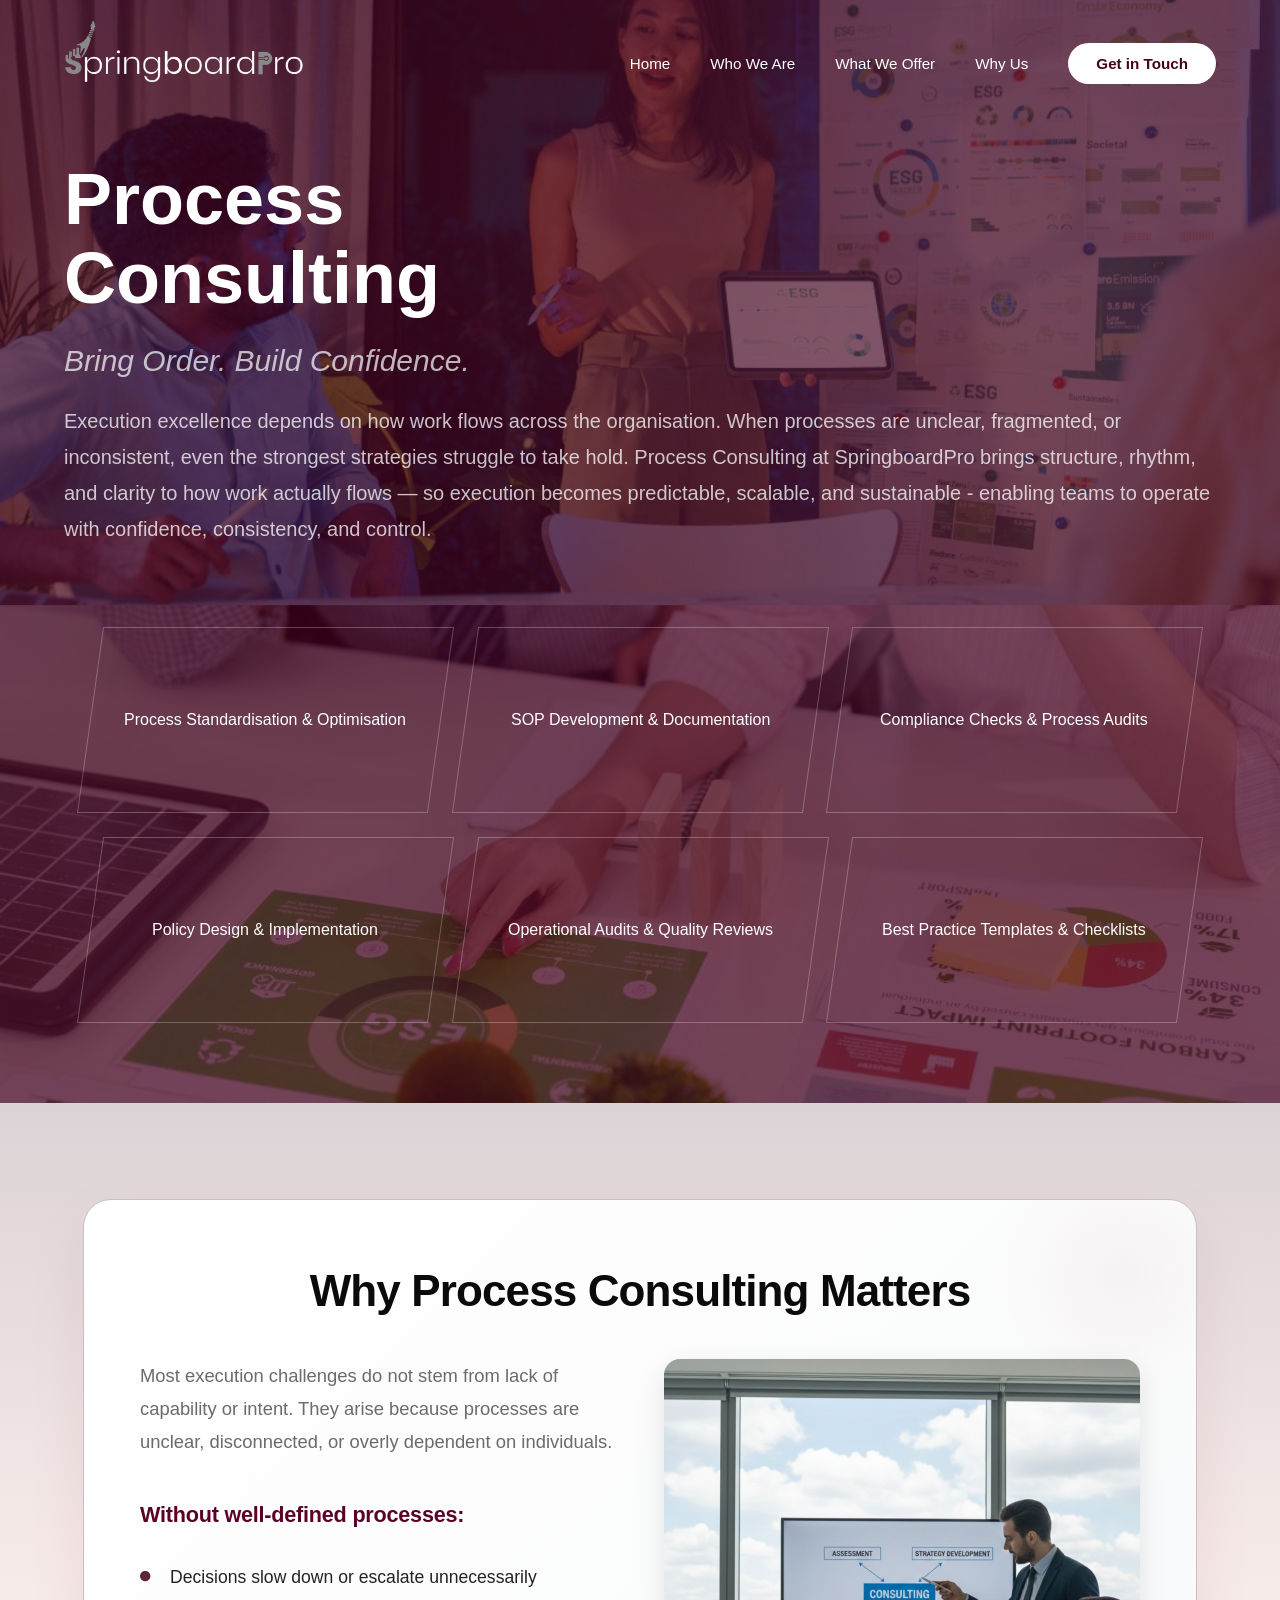
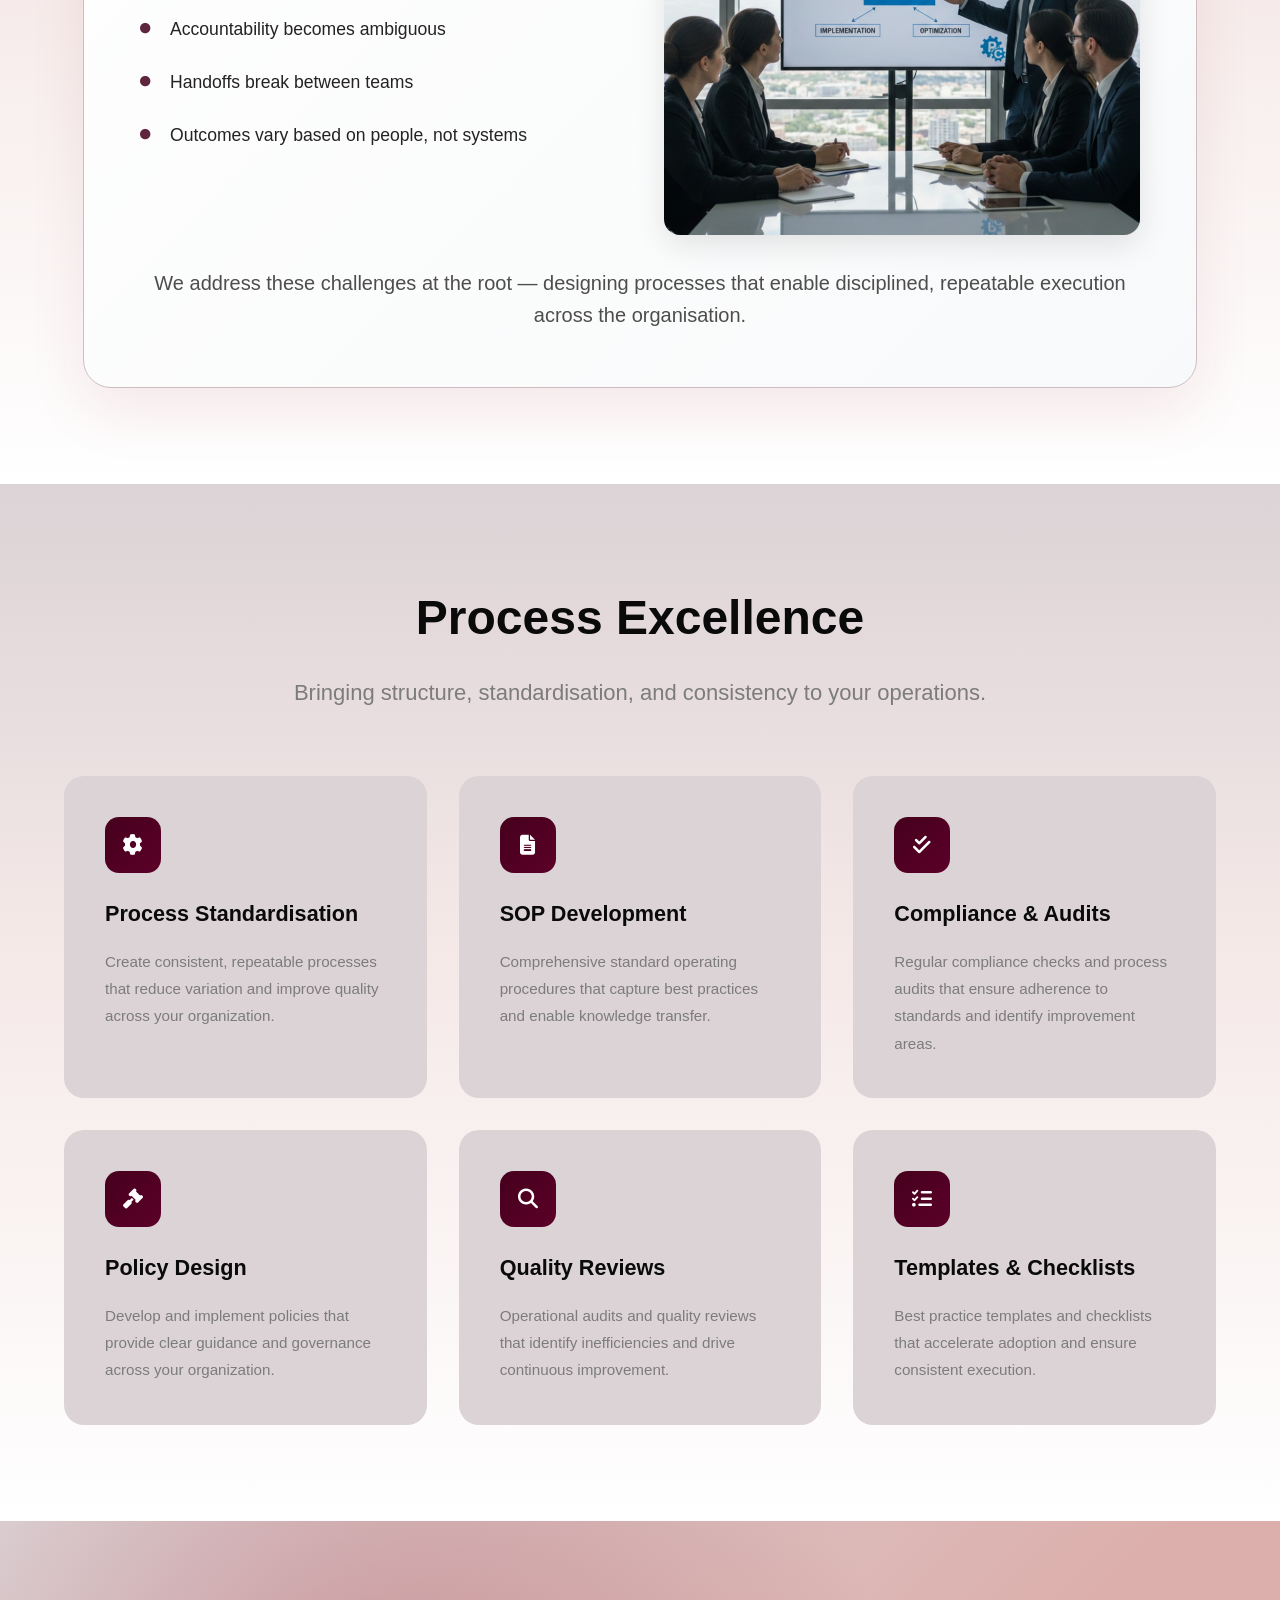
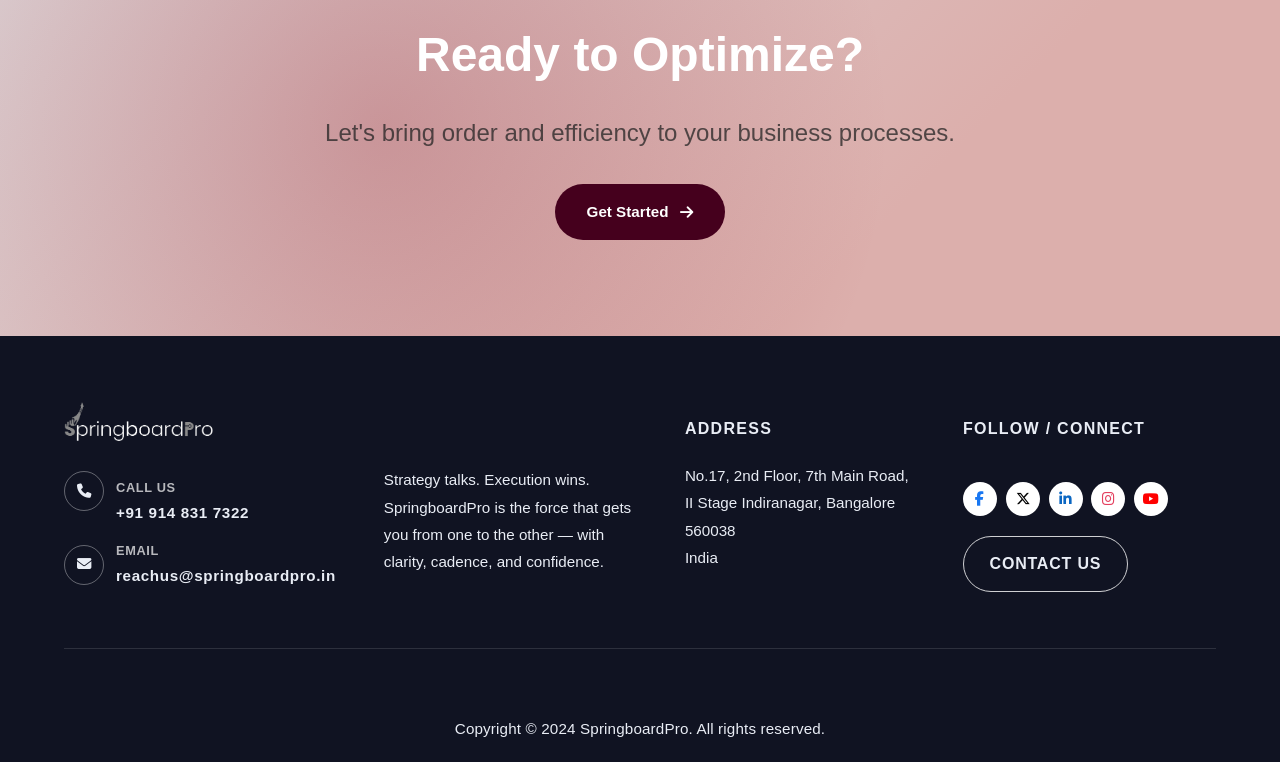
<file: process-consulting.html>
<!DOCTYPE html>
<html lang="en">

<head>
    <meta charset="UTF-8">
    <meta name="viewport" content="width=device-width, initial-scale=1.0">
    <title>Process Consulting | SpringboardPro</title>
    <link rel="icon" type="image/png" href="springboardpro-logo.png">
    <link rel="apple-touch-icon" href="springboardpro-logo.png">
    <link href="https://fonts.googleapis.com/css2?family=Space+Grotesk:wght@400;500;600;700&display=swap"
        rel="stylesheet">
    <link rel="stylesheet" href="https://cdnjs.cloudflare.com/ajax/libs/font-awesome/6.5.1/css/all.min.css">
    <style>
        /* Cross-Browser Compatibility Reset */
        * {
            margin: 0;
            padding: 0;
            box-sizing: border-box;
            -webkit-box-sizing: border-box;
            -moz-box-sizing: border-box;
        }

        *,
        *::before,
        *::after {
            box-sizing: inherit;
        }

        * {
            -webkit-font-smoothing: antialiased;
            -moz-osx-font-smoothing: grayscale;
            text-rendering: optimizeLegibility;
        }

        :root {
            --burgundy: #45001d;
            --burgundy-light: #dcafac;
            --burgundy-dark: #5c0028;
            --white: #ffffff;
            --black: #0a0a0a;
            --gray-50: #dcd3d6;
            --gray-100: #cbbdc2;
            --gray-200: #bba9af;
            --gray-400: #8b828a;
            --gray-500: #7c7c7c;
            --gray-600: #6b6b6b;
            --gray-700: #4d4d4d;
            --gray-800: #232323;
            --palette-cream: #dcd3d6;
            --palette-blush: #dcafac;
            --palette-primary: #45001d;
            --palette-deep: #5c0028;
            --palette-gradient: linear-gradient(135deg, #ffffff 0%, #dcd3d6 25%, #dcafac 50%, #911120 75%, #690316 100%);
        }

        html {
            scroll-behavior: smooth;
            -webkit-text-size-adjust: 100%;
            -ms-text-size-adjust: 100%;
        }

        body {
            font-family: 'Nunito', -apple-system, BlinkMacSystemFont, 'Segoe UI', Roboto, 'Helvetica Neue', Arial, sans-serif;
            color: var(--gray-800);
            line-height: 1.6;
            background: var(--white);
            -webkit-overflow-scrolling: touch;
            min-height: 100vh;
        }

        img {
            max-width: 100%;
            height: auto;
            -ms-interpolation-mode: bicubic;
            border-style: none;
        }

        video {
            max-width: 100%;
            height: auto;
        }

        .navbar {
            position: fixed;
            top: 0;
            left: 0;
            right: 0;
            z-index: 1000;
            padding: 1.15rem 5%;
            padding-left: max(5%, 1rem);
            padding-right: max(5%, 1rem);
            padding-top: max(1.15rem, env(safe-area-inset-top));
            display: flex;
            justify-content: space-between;
            align-items: center;
            background: transparent;
            box-sizing: border-box;
            border-bottom: 1px solid transparent;
            transition: all 0.4s cubic-bezier(0.4, 0, 0.2, 1);
        }

        .navbar.scrolled {
            padding: 0.85rem 5%;
            background: #45001d;
            backdrop-filter: blur(18px);
            border-bottom: 1px solid rgba(255, 255, 255, 0.08);
            box-shadow: 0 8px 35px rgba(145, 17, 32, 0.45);
        }

        .navbar.scrolled .logo {
            color: #45001d;
        }

        .navbar.scrolled .nav-links a {
            color: var(--white)
        }

        .navbar.scrolled .nav-cta {
            background: var(--white) !important;
            color: var(--burgundy) !important;
        }

        .logo {
            display: inline-flex;
            align-items: center;
            gap: 0.75rem;
            text-decoration: none;
            flex-shrink: 1;
            min-width: 0;
            max-width: 55%;
        }

        .logo img {
            height: 90px;
            width: auto;
            max-width: 100%;
            display: block;
            object-fit: contain;
        }

        .nav-links {
            display: flex;
            list-style: none;
            gap: 2.5rem;
            align-items: center;
        }

        .nav-links a {
            color: var(--white);
            text-decoration: none;
            font-weight: 500;
            font-size: 0.95rem;
            transition: all 0.3s;
        }

        .dropdown {
            position: relative;
        }

        .dropdown-content {
            position: absolute;
            top: calc(100% + 10px);
            left: -20px;
            background: var(--white);
            min-width: 280px;
            padding: 0.75rem 0;
            border-radius: 12px;
            opacity: 0;
            visibility: hidden;
            transform: translateY(10px);
            transition: all 0.3s;
            box-shadow: 0 20px 50px rgba(0, 0, 0, 0.15);
        }

        .dropdown:hover .dropdown-content {
            opacity: 1;
            visibility: visible;
            transform: translateY(0);
        }

        .dropdown-content a {
            display: block;
            padding: 0.9rem 1.5rem;
            color: var(--gray-800) !important;
            font-size: 0.9rem;
        }

        .dropdown-content a:hover {
            background: var(--gray-50);
            color: var(--burgundy) !important;
        }

        .nav-cta {
            background: var(--white) !important;
            color: var(--burgundy) !important;
            padding: 0.75rem 1.75rem !important;
            border-radius: 100px;
            font-weight: 600 !important;
        }

        .mobile-toggle {
            display: none;
            flex-direction: column;
            justify-content: center;
            align-items: center;
            gap: 5px;
            cursor: pointer;
            padding: 12px;
            min-width: 44px;
            min-height: 44px;
            flex-shrink: 0;
            z-index: 1001;
            margin-right: env(safe-area-inset-right);
        }

        .mobile-toggle span {
            width: 24px;
            height: 2px;
            background: var(--white);
            border-radius: 2px;
            flex-shrink: 0;
        }

        .navbar.scrolled .mobile-toggle span {
            background: var(--gray-800);
        }

        /* HERO */
        .page-hero {
            min-height: 100vh;
            background: #45001d;
            position: relative;
            display: flex;
            flex-direction: column;
        }

        .page-hero::before {
            content: '';
            position: absolute;
            top: 0;
            left: 0;
            right: 0;
            bottom: 0;
            background: radial-gradient(circle at 80% 20%, rgba(255, 255, 255, 0.08) 0%, transparent 50%);
            z-index: 1;
        }

        .hero-bg-image {
            position: absolute;
            top: 0;
            left: 0;
            right: 0;
            bottom: 0;
        }

        .hero-bg-image img {
            width: 100%;
            height: 100%;
            object-fit: cover;
            opacity: 0.3;
            object-position: center 20%;
        }

        .hero-top {
            padding: 10rem 5% 3rem;
            position: relative;
            z-index: 10;
        }

        .hero-top h1 {
            font-family: 'Nunito', sans-serif;
            font-size: 4.5rem;
            color: var(--white);
            line-height: 1.1;
            margin-bottom: 1rem;
            font-weight: 600;
            max-width: 500px;
        }

        .hero-top .tagline {
            font-size: 1.35rem;
            color: rgba(255, 255, 255, 0.7);
            font-style: italic;
        }

        .hero-top p {
            color: rgba(255, 255, 255, 0.75);
            font-size: 1.1rem;
            line-height: 1.8;
            margin-top: 15px;
        }

        /* Parallelograms */
        .hero-parallelograms-section {
            flex: 1;
            display: flex;
            align-items: center;
            justify-content: center;
            padding: 2rem 5% 5rem;
            position: relative;
            z-index: 10;
        }

        .parallelograms-grid {
            display: grid;
            grid-template-columns: repeat(3, 1fr);
            gap: 1.5rem;
            max-width: 1100px;
            width: 100%;
        }

        .parallelogram {
            background: transparent;
            border: 1px solid rgba(255, 255, 255, 0.25);
            padding: 2rem 1.5rem;
            text-align: center;
            color: var(--white);
            font-size: 1rem;
            line-height: 1.5;
            transform: skewX(-8deg);
            transition: all 0.3s ease;
            min-height: 120px;
            display: flex;
            align-items: center;
            justify-content: center;
        }

        .parallelogram:hover {
            background: rgba(255, 255, 255, 0.05);
            border-color: rgba(255, 255, 255, 0.5);
            transform: skewX(-8deg) translateY(-5px);
        }

        .parallelogram span {
            display: block;
            transform: skewX(8deg);
        }

        /* DETAILS */
        .details-section {
            padding: 6rem 5%;
            background: linear-gradient(180deg, var(--palette-cream) 0%, rgba(220, 175, 172, 0.28) 45%, var(--white) 100%);
        }

        .details-container {
            max-width: 1200px;
            margin: 0 auto;
        }

        .section-header {
            text-align: center;
            max-width: 700px;
            margin: 0 auto 4rem;
        }

        .section-header .section-label {
            display: inline-flex;
            align-items: center;
            gap: 0.5rem;
            background: rgba(145, 17, 32, 0.08);
            color: #45001d;
            padding: 0.5rem 1rem;
            border-radius: 100px;
            font-size: 0.85rem;
            font-weight: 600;
            margin-bottom: 1.25rem;
            text-transform: uppercase;
        }

        .section-header h2 {
            font-family: 'Nunito', sans-serif;
            font-size: 3rem;
            color: var(--black);
            font-weight: 600;
            margin-bottom: 1rem;
        }

        .section-header p {
            color: var(--gray-500);
            font-size: 1.1rem;
            line-height: 1.8;
        }

        .detail-cards {
            display: grid;
            grid-template-columns: repeat(3, 1fr);
            gap: 2rem;
        }

        .detail-card {
            background: var(--gray-50);
            border-radius: 20px;
            padding: 2.5rem;
            transition: all 0.4s ease;
            border: 1px solid transparent;
        }

        .detail-card:hover {
            background: var(--white);
            border-color: var(--gray-100);
            box-shadow: 0 20px 50px rgba(145, 17, 32, 0.12);
            transform: translateY(-5px);
        }

        .detail-card-icon {
            width: 56px;
            height: 56px;
            background: linear-gradient(135deg, var(--burgundy) 0%, var(--burgundy-dark) 100%);
            border-radius: 14px;
            display: flex;
            align-items: center;
            justify-content: center;
            margin-bottom: 1.5rem;
            color: var(--white);
            font-size: 1.25rem;
        }

        .detail-card h3 {
            font-family: 'Nunito', sans-serif;
            font-size: 1.35rem;
            color: var(--black);
            margin-bottom: 1rem;
            font-weight: 600;
        }

        .detail-card p {
            color: var(--gray-500);
            font-size: 0.95rem;
            line-height: 1.8;
        }

        /* CTA */
        .cta-section {
            padding: 6rem 5%;
            background: linear-gradient(135deg, var(--palette-cream) 0%, var(--palette-blush) 70%);
            position: relative;
            overflow: hidden;
        }

        .cta-bg {
            position: absolute;
            top: 0;
            left: 0;
            right: 0;
            bottom: 0;
            background: radial-gradient(circle at 30% 50%, rgba(145, 17, 32, 0.25) 0%, transparent 55%);
        }

        .cta-content {
            max-width: 700px;
            margin: 0 auto;
            text-align: center;
            position: relative;
            z-index: 10;
        }

        .cta-content h2 {
            font-family: 'Nunito', sans-serif;
            font-size: 3rem;
            color: var(--white);
            margin-bottom: 1.25rem;
            font-weight: 600;
        }

        .cta-content p {
            color: rgba(35, 35, 35, 0.75);
            font-size: 1.15rem;
            margin-bottom: 2rem;
        }

        .btn-primary {
            background: #45001d;
            color: var(--white);
            padding: 1rem 2rem;
            border: none;
            border-radius: 100px;
            font-size: 0.95rem;
            font-weight: 600;
            cursor: pointer;
            text-decoration: none;
            display: inline-flex;
            align-items: center;
            gap: 0.75rem;
            transition: all 0.3s;
        }

        .btn-primary:hover {
            background: var(--burgundy-dark);
            transform: translateY(-3px);
            box-shadow: 0 15px 40px rgba(145, 17, 32, 0.25);
        }

        /* ===== FOOTER ===== */
        .footer {
            background: #101322;
            padding: 5rem 5% 0;
            color: var(--white);
        }

        .footer-container {
            max-width: 1400px;
            margin: 0 auto;
        }

        .footer-grid {
            display: grid;
            grid-template-columns: 1.1fr 1.1fr 1fr 1.1fr;
            gap: 3rem;
            align-items: start;
            padding-bottom: 3.5rem;
            border-bottom: 1px solid rgba(255, 255, 255, 0.12);
        }

        .footer-brand .logo img {
            height: 86px;
            width: auto;
            display: block;
        }

        .footer-contact-list {
            list-style: none;
            margin-top: 1.75rem;
            display: grid;
            gap: 1rem;
        }

        .footer-contact-item {
            display: grid;
            grid-template-columns: auto 1fr;
            align-items: center;
            gap: 0.75rem;
            color: var(--white);
            text-decoration: none;
            font-weight: 700;
            letter-spacing: 0.04em;
        }

        .footer-contact-icon {
            width: 38px;
            height: 38px;
            border: 1px solid rgba(255, 255, 255, 0.25);
            border-radius: 50%;
            display: grid;
            place-items: center;
            font-size: 0.9rem;
            color: var(--white);
        }

        .footer-contact-text {
            display: flex;
            flex-direction: column;
            gap: 0.15rem;
            font-size: 0.95rem;
            color: var(--white);
        }

        .footer-contact-text span {
            font-size: 0.8rem;
            opacity: 0.7;
            font-weight: 600;
        }

        .footer-contact-text a {
            color: var(--white);
            text-decoration: none;
        }

        .footer-about p {
            color: rgba(255, 255, 255, 0.85);
            line-height: 1.8;
            font-size: 0.98rem;
        }

        .footer-column h4 {
            color: var(--white);
            font-size: 1rem;
            margin-bottom: 1.25rem;
            font-weight: 700;
            letter-spacing: 0.08em;
        }

        .footer-column p {
            color: rgba(255, 255, 255, 0.8);
            line-height: 1.8;
            font-size: 0.95rem;
        }

        .footer-social {
            display: flex;
            flex-direction: column;
            gap: 1.25rem;
            align-items: flex-start;
        }

        .footer-social-icons {
            display: flex;
            gap: 0.55rem;
            align-items: center;
        }

        .footer-social-icons a {
            width: 32px;
            height: 32px;
            border-radius: 50%;
            border: 1px solid rgba(255, 255, 255, 0.35);
            color: var(--white);
            display: grid;
            place-items: center;
            text-decoration: none;
            transition: all 0.3s ease;
            font-size: 0.9rem;
        }

        .footer-social-icons a:hover {
            background: rgba(255, 255, 255, 0.08);
            transform: translateY(-2px);
        }

        .footer-cta-btn {
            display: inline-flex;
            align-items: center;
            justify-content: center;
            padding: 0.9rem 1.6rem;
            border-radius: 999px;
            border: 1.5px solid rgba(255, 255, 255, 0.8);
            color: var(--white);
            text-decoration: none;
            font-weight: 700;
            letter-spacing: 0.05em;
            transition: all 0.3s ease;
        }

        .footer-cta-btn:hover {
            background: rgba(255, 255, 255, 0.12);
            transform: translateY(-2px);
        }

        .footer-bottom {
            margin-top: 3rem;
            padding: 1.25rem 0;
            background: #101322;
            text-align: center;
        }

        .footer-bottom p {
            color: rgba(255, 255, 255, 0.8);
            font-size: 0.95rem;
            letter-spacing: 0.01em;
        }

        .footer-bottom p span {
            color: var(--palette-primary);
        }

        /* Footer color normalization */
        .footer,
        .footer p,
        .footer h4,
        .footer a,
        .footer-contact-item {
            color: #e9edf5 !important;
        }

        .footer a {
            text-decoration: none;
        }

        .footer a:hover {
            color: #ffffff !important;
        }

        .footer-contact-icon {
            border-color: rgba(255, 255, 255, 0.35);
            color: #e9edf5;
        }

        .footer-contact-text a {
            color: #e9edf5 !important;
        }

        .footer-social-icons a {
            background: var(--white);
            border-color: rgba(255, 255, 255, 0.35);
        }

        .footer-social-icons a .fa-facebook-f {
            color: #1877f2;
        }

        .footer-social-icons a .fa-x-twitter {
            color: #000000;
        }

        .footer-social-icons a .fa-linkedin-in {
            color: #0a66c2;
        }

        .footer-social-icons a .fa-instagram {
            color: #e4405f;
        }

        .footer-social-icons a .fa-youtube {
            color: #ff0000;
        }

        .footer-social-icons a:hover {
            background: rgba(255, 255, 255, 0.95);
            transform: translateY(-3px);
        }

        .footer-cta-btn {
            color: #e9edf5;
            border-color: rgba(255, 255, 255, 0.8);
        }

        .footer-cta-btn:hover {
            background: rgba(255, 255, 255, 0.12);
            color: #ffffff;
        }


        .social-links {
            display: flex;
            gap: 0.75rem;
        }

        .social-links a {
            width: 42px;
            height: 42px;
            background: var(--white);
            border-radius: 50%;
            display: flex;
            align-items: center;
            justify-content: center;
            color: var(--black);
            text-decoration: none;
            transition: all 0.3s ease;
            font-size: 1rem;
            border: 1px solid rgba(255, 255, 255, 0.1);
        }

        .social-links a.linkedin {
            color: #0a66c2;
        }

        .social-links a.twitter {
            color: #1da1f2;
        }

        .social-links a.facebook {
            color: #1877f2;
        }

        .social-links a.instagram {
            color: #e4405f;
        }

        .social-links a:hover {
            transform: translateY(-3px);
            box-shadow: 0 12px 30px rgba(0, 0, 0, 0.25);
        }


        @media (max-width: 1024px) {
            .detail-cards {
                grid-template-columns: repeat(2, 1fr);
            }

            .parallelograms-grid {
                grid-template-columns: repeat(2, 1fr);
            }
        }

        @media (max-width: 768px) {
            .navbar {
                padding: 1rem 16px;
                padding-left: max(16px, env(safe-area-inset-left));
                padding-right: max(16px, env(safe-area-inset-right));
            }

            .navbar.scrolled {
                padding: 0.75rem 16px;
                padding-left: max(16px, env(safe-area-inset-left));
                padding-right: max(16px, env(safe-area-inset-right));
            }

            .logo {
                max-width: 60%;
            }

            .logo img {
                height: 50px;
                max-height: 50px;
            }

            .nav-links {
                position: fixed;
                top: 0;
                right: -100%;
                width: 85%;
                max-width: 350px;
                height: 100vh;
                background: rgba(69, 0, 29, 0.98);
                backdrop-filter: blur(10px);
                flex-direction: column;
                padding: 6rem 2rem 2rem;
                gap: 0;
                transition: right 0.4s cubic-bezier(0.4, 0, 0.2, 1);
                box-shadow: -10px 0 40px rgba(0, 0, 0, 0.3);
                overflow-y: auto;
                z-index: 1002;
            }

            .nav-links.active {
                right: 0;
            }

            .nav-links li {
                width: 100%;
                border-bottom: 1px solid rgba(255, 255, 255, 0.15);
            }

            .nav-links a {
                color: var(--white) !important;
                padding: 1.25rem 0.5rem;
                display: block;
                font-size: 1rem;
            }

            .nav-links .nav-cta {
                margin-top: 1.5rem;
                background: var(--white) !important;
                color: var(--burgundy) !important;
                text-align: center;
                border-radius: 100px;
                padding: 0.9rem 1.5rem !important;
            }

            .mobile-toggle {
                display: flex;
                z-index: 1003;
                padding: 10px;
                min-width: 44px;
            }

            .dropdown-content {
                position: static;
                opacity: 1 !important;
                visibility: visible !important;
                transform: none !important;
                box-shadow: none;
                border: none;
                padding: 0.5rem 0 0 1.25rem;
                background: transparent;
                min-width: auto;
            }

            .dropdown-content a {
                padding: 0.85rem 0.5rem !important;
                border-left: 2px solid rgba(255, 255, 255, 0.3) !important;
                color: rgba(255, 255, 255, 0.85) !important;
                font-size: 0.9rem !important;
            }

            .dropdown-content a:hover {
                background: rgba(255, 255, 255, 0.1);
                color: var(--white) !important;
            }

            .page-hero {
                padding: 7rem 4% 3.5rem !important;
                min-height: 80vh !important;
            }

            .hero-top h1 {
                font-size: 2rem !important;
                line-height: 1.2 !important;
            }

            .hero-top p {
                font-size: 1.05rem !important;
                line-height: 1.6 !important;
            }

            section {
                padding: 3.5rem 4% !important;
            }

            .section-header h2 {
                font-size: 1.85rem !important;
            }

            .section-header p {
                font-size: 1rem !important;
            }

            .parallelograms-grid {
                grid-template-columns: 1fr;
                gap: 1.5rem;
            }

            .parallelogram {
                transform: none;
            }

            .parallelogram span {
                transform: none;
            }

            .parallelogram:hover {
                transform: translateY(-5px);
            }

            .detail-cards {
                grid-template-columns: 1fr;
                gap: 1.5rem;
            }

            .detail-card {
                padding: 1.75rem;
            }

            .detail-card h3 {
                font-size: 1.25rem !important;
            }

            .detail-card p {
                font-size: 0.95rem !important;
            }

            .footer {
                padding: 3.5rem 4% 0;
            }

            .footer-grid {
                grid-template-columns: 1fr;
                gap: 2.5rem;
            }

            .footer-brand .logo img {
                height: 70px;
            }

            .footer-column h4 {
                font-size: 0.95rem;
            }

            .footer-column p {
                font-size: 0.9rem;
            }

            .footer-column ul a {
                white-space: normal;
            }

            .footer-bottom {
                margin-top: 2.5rem;
                padding: 1rem 0;
            }

            .footer-bottom p {
                font-size: 0.88rem;
            }
        }

        @media (max-width: 992px) {
            .why-text>div[style*="grid-template-columns"] {
                grid-template-columns: 1fr !important;
                gap: 1.5rem !important;
            }
        }

        /* IMPROVED SECTION UI */
        .why-text {
            background: linear-gradient(135deg, #ffffff 0%, #f8f9fa 100%);
            border-radius: 28px;
            padding: 3.5rem;
            border: 1px solid var(--gray-100);
            box-shadow: 0 25px 60px rgba(145, 17, 32, 0.08);
            max-width: 1000px;
            margin: 0 auto;
            position: relative;
            overflow: hidden;
        }

        /* Subtle decorative gradient glow */
        .why-text::after {
            content: '';
            position: absolute;
            top: -50px;
            right: -50px;
            width: 250px;
            height: 250px;
            background: radial-gradient(circle, rgba(145, 17, 32, 0.04) 0%, transparent 70%);
            z-index: 0;
        }

        .why-text h3 {
            font-size: 2.75rem;
            color: var(--black);
            margin-bottom: 1.5rem;
            font-weight: 700;
            letter-spacing: -0.02em;
            position: relative;
            z-index: 1;
        }

        .why-text p {
            color: var(--gray-600);
            font-size: 1.15rem;
            line-height: 1.8;
            margin-bottom: 2.5rem;
            max-width: 850px;
            position: relative;
            z-index: 1;
        }

        .why-text h6 {
            font-size: 1.35rem !important;
            font-weight: 700 !important;
            color: var(--burgundy-dark);
            margin-bottom: 1.75rem;
            position: relative;
            z-index: 1;
            letter-spacing: -0.01em;
        }

        .why-points {
            list-style: none;
            padding: 0;
            margin: 0;
            display: flex;
            flex-direction: column;
            gap: 1.25rem;
            position: relative;
            z-index: 1;
        }

        .why-points li {
            display: flex;
            gap: 1.25rem;
            align-items: center;
            color: var(--gray-800);
            font-size: 1.1rem;
            font-weight: 500;
            padding: 0.25rem 0;
            transition: transform 0.3s cubic-bezier(0.175, 0.885, 0.32, 1.275);
        }

        .why-points li:hover {
            transform: translateX(12px);
        }

        .why-points li i {
            color: var(--burgundy);
            font-size: 0.65rem;
            /* Smaller dot icon */
            opacity: 0.85;
        }

        .why-points li span {
            line-height: 1.4;
        }

        /* Extra small devices */
        @media (max-width: 480px) {
            .navbar {
                padding: 0.85rem 14px;
                padding-left: max(14px, env(safe-area-inset-left));
                padding-right: max(14px, env(safe-area-inset-right));
            }

            .navbar.scrolled {
                padding: 0.6rem 14px;
                padding-left: max(14px, env(safe-area-inset-left));
                padding-right: max(14px, env(safe-area-inset-right));
            }

            .logo {
                max-width: 55%;
            }

            .logo img {
                height: 42px;
                max-height: 42px;
            }

            .mobile-toggle {
                min-width: 40px;
                padding: 8px;
            }

            .page-hero {
                padding: 6.5rem 3% 3rem !important;
            }

            .hero-top h1 {
                font-size: 1.75rem !important;
            }

            .hero-top p {
                font-size: 0.95rem !important;
            }

            section {
                padding: 3rem 3% !important;
            }

            .section-header h2 {
                font-size: 1.65rem !important;
            }

            .detail-card {
                padding: 1.5rem;
            }

            .detail-card h3 {
                font-size: 1.15rem !important;
            }

            .footer {
                padding: 3rem 3% 0;
            }
        }
    </style>
</head>

<body>
    <nav class="navbar">
        <a href="index.html" class="logo"><img src="springboardlogo-removebg-preview.png" alt="SpringboardPro logo"></a>
        <ul class="nav-links">
            <li><a href="index.html">Home</a></li>
            <li><a href="who-we-are.html">Who We Are</a></li>
            <li class="dropdown">
                <a href="what-we-offer.html">What We Offer</a>
                <div class="dropdown-content">
                    <a href="project-management.html">Project Management Consulting</a>
                    <a href="delivery-recovery.html">Delivery & Recovery</a>
                    <a href="enterprise-automation.html">Enterprise Automation</a>
                    <a href="process-consulting.html">Process Consulting</a>
                </div>
            </li>
            <li><a href="why-us.html">Why Us</a></li>
            <li><a href="contact.html" class="nav-cta">Get in Touch</a></li>
        </ul>
        <div class="mobile-toggle"><span></span><span></span><span></span></div>
    </nav>

    <section class="page-hero">
        <div class="hero-bg-image">
            <img src="./images/process consulting.jpg" alt="Process documentation">
        </div>
        <div class="hero-top">
            <h1>Process Consulting</h1>
            <p class="tagline" style="font-size: 30px !important;">Bring Order. Build Confidence.
            <p style="font-size: 20px;">Execution excellence depends on how work flows across the organisation. When
                processes are unclear, fragmented, or inconsistent, even the strongest strategies struggle to take hold.
                Process Consulting at SpringboardPro brings structure, rhythm, and clarity to how work actually flows —
                so execution becomes predictable, scalable, and sustainable - enabling teams to operate with confidence,
                consistency, and control.
            </p>
        </div>
        <div class="hero-parallelograms-section">
            <div class="parallelograms-grid">
                <div class="parallelogram"><span>Process Standardisation & Optimisation</span></div>
                <div class="parallelogram"><span>SOP Development & Documentation</span></div>
                <div class="parallelogram"><span>Compliance Checks & Process Audits</span></div>
                <div class="parallelogram"><span>Policy Design & Implementation</span></div>
                <div class="parallelogram"><span>Operational Audits & Quality Reviews</span></div>
                <div class="parallelogram"><span>Best Practice Templates & Checklists</span></div>
            </div>
        </div>
    </section>


    <section class="details-section">
        <div class="details-container">
            <div class="why-text">
                <h3 style="text-align: center; margin-bottom: 2rem;">Why Process Consulting Matters</h3>
                <div style="display: grid; grid-template-columns: 1fr 1fr; gap: 3rem; align-items: start;">
                    <div>
                        <p>Most execution challenges do not stem from lack of capability or intent.
                            They arise because processes are unclear, disconnected, or overly dependent on individuals.
                        </p>
                        <h6>Without well-defined processes:</h6>
                        <ul class="why-points">
                            <li><i class="fas fa-circle"></i><span> Decisions slow down or escalate unnecessarily</span>
                            </li>
                            <li><i class="fas fa-circle"></i><span> Accountability becomes ambiguous</span></li>
                            <li><i class="fas fa-circle"></i><span> Handoffs break between teams</span></li>
                            <li><i class="fas fa-circle"></i><span> Outcomes vary based on people, not systems</span>
                            </li>
                        </ul>
                    </div>
                    
                    <div style="display: flex; align-items: center; justify-content: center;">
                        <img src="process-consulting-image.png" alt="Process Consulting"
                            style="width: 100%; height: auto; border-radius: 16px; box-shadow: 0 10px 30px rgba(0,0,0,0.1);">
                    </div>
                </div>
                <div style="font-size: 20px; text-align: center; color: var(--gray-700); margin-top: 2rem; font-weight: 500;">We address these challenges at the root — designing processes that enable disciplined, repeatable execution across the organisation.</div>
            </div>
        </div>

    </section>

    <section class="details-section">
        <div class="details-container">
            <div class="section-header">
                <h2>Process Excellence</h2>
                <p style="font-size:22px; margin: 0 auto; text-align: center;">Bringing structure, standardisation, and
                    consistency to your operations.</p>
            </div>
            <div class="detail-cards">
                <div class="detail-card">
                    <div class="detail-card-icon"><i class="fas fa-cog"></i></div>
                    <h3>Process Standardisation</h3>
                    <p>Create consistent, repeatable processes that reduce variation and improve quality across your
                        organization.</p>
                </div>
                <div class="detail-card">
                    <div class="detail-card-icon"><i class="fas fa-file-alt"></i></div>
                    <h3>SOP Development</h3>
                    <p>Comprehensive standard operating procedures that capture best practices and enable knowledge
                        transfer.</p>
                </div>
                <div class="detail-card">
                    <div class="detail-card-icon"><i class="fas fa-check-double"></i></div>
                    <h3>Compliance & Audits</h3>
                    <p>Regular compliance checks and process audits that ensure adherence to standards and identify
                        improvement areas.</p>
                </div>
                <div class="detail-card">
                    <div class="detail-card-icon"><i class="fas fa-gavel"></i></div>
                    <h3>Policy Design</h3>
                    <p>Develop and implement policies that provide clear guidance and governance across your
                        organization.</p>
                </div>
                <div class="detail-card">
                    <div class="detail-card-icon"><i class="fas fa-search"></i></div>
                    <h3>Quality Reviews</h3>
                    <p>Operational audits and quality reviews that identify inefficiencies and drive continuous
                        improvement.</p>
                </div>
                <div class="detail-card">
                    <div class="detail-card-icon"><i class="fas fa-list-check"></i></div>
                    <h3>Templates & Checklists</h3>
                    <p>Best practice templates and checklists that accelerate adoption and ensure consistent execution.
                    </p>
                </div>
            </div>
        </div>
    </section>

    <section class="cta-section">
        <div class="cta-bg"></div>
        <div class="cta-content">
            <h2>Ready to Optimize?</h2>
            <p style="font-size: clamp(1rem, 2.5vw + 0.5rem, 1.5rem);">Let's bring order and efficiency to your business processes.</p>
            <a href="contact.html" class="btn-primary">Get Started <i class="fas fa-arrow-right"></i></a>
        </div>
    </section>

    <footer class="footer">
        <div class="footer-container">
            <div class="footer-grid">
                <div class="footer-brand">
                    <a style="margin-top: -30px;" href="index.html" class="logo" aria-label="SpringboardPro home">
                        <img src="springboardlogo-removebg-preview.png" alt="SpringboardPro logo">
                    </a>
                    <ul class="footer-contact-list">
                        <li class="footer-contact-item" style="margin-top: -50px;">
                            <span class="footer-contact-icon"><i class="fas fa-phone"></i></span>
                            <div class="footer-contact-text" style="margin-top: 20px !important;">
                                <span>CALL US</span>
                                <a href="tel:+919148317322">+91 914 831 7322</a>
                            </div>
                        </li>
                        <li class="footer-contact-item">
                            <span class="footer-contact-icon"><i class="fas fa-envelope"></i></span>
                            <div class="footer-contact-text">
                                <span>EMAIL</span>
                                <a href="mailto:reachus@springboardpro.in">reachus@springboardpro.in</a>
                            </div>
                        </li>
                    </ul>
                </div>
                <div class="footer-column footer-about">
                    <p style="margin-top: 50px;">Strategy talks. Execution wins. SpringboardPro is the force that gets
                        you from one to the other — with clarity, cadence, and confidence.</p>
                </div>
                <div class="footer-column footer-address">
                    <h4>ADDRESS</h4>
                    <p>No.17, 2nd Floor, 7th Main Road,<br>II Stage Indiranagar, Bangalore 560038</p>
                    <p>India</p>
                </div>
                <div class="footer-column footer-social">
                    <h4>FOLLOW / CONNECT</h4>
                    <div class="footer-social-icons">
                        <a href="https://www.facebook.com/springboardproedgeofficial" target="_blank" rel="noopener noreferrer" aria-label="Facebook"><i class="fab fa-facebook-f"></i></a>
                        <a href="https://x.com/sprinboardpro" target="_blank" rel="noopener noreferrer" aria-label="Twitter"><i class="fab fa-x-twitter"></i></a>
                        <a href="https://www.linkedin.com/company/springboardpro" target="_blank" rel="noopener noreferrer" aria-label="LinkedIn"><i class="fab fa-linkedin-in"></i></a>
                        <a href="https://www.instagram.com/springboardproedge/" target="_blank" rel="noopener noreferrer" aria-label="Instagram"><i class="fab fa-instagram"></i></a>
                        <a href="https://www.youtube.com/channel/UCbVfgDuiHHcQuiKNemZrnmw" target="_blank" rel="noopener noreferrer" aria-label="YouTube"><i class="fab fa-youtube"></i></a>
                    </div>
                    <a class="footer-cta-btn" href="contact.html">CONTACT US</a>
                </div>
            </div>
            <div class="footer-bottom">
                <p>Copyright © 2024 SpringboardPro. All rights reserved.</p>
            </div>
        </div>
    </footer>

    <script>
        window.addEventListener('scroll', function () {
            const navbar = document.querySelector('.navbar');
            if (window.scrollY > 50) navbar.classList.add('scrolled');
            else navbar.classList.remove('scrolled');
        });
        document.querySelector('.mobile-toggle').addEventListener('click', function () {
            document.querySelector('.nav-links').classList.toggle('active');
        });

        const observer = new IntersectionObserver((entries) => {
            entries.forEach(entry => {
                if (entry.isIntersecting) {
                    entry.target.style.opacity = '1';
                    entry.target.style.transform = entry.target.classList.contains('parallelogram') ? 'skewX(-8deg) translateY(0)' : 'translateY(0)';
                }
            });
        }, { threshold: 0.1 });

        document.querySelectorAll('.parallelogram').forEach((el, i) => {
            el.style.opacity = '0';
            el.style.transform = 'skewX(-8deg) translateY(40px) scale(0.9)';
            el.style.transition = `all 0.7s cubic-bezier(0.4, 0, 0.2, 1) ${i * 0.12}s`;
            observer.observe(el);
        });

        document.querySelectorAll('.detail-card').forEach((el, i) => {
            el.style.opacity = '0';
            el.style.transform = 'translateY(30px)';
            el.style.transition = `all 0.6s cubic-bezier(0.4, 0, 0.2, 1) ${i * 0.1}s`;
            observer.observe(el);
        });

        // Hover animation for parallelograms
        document.querySelectorAll('.parallelogram').forEach(para => {
            para.addEventListener('mouseenter', function () {
                this.style.transform = 'skewX(-8deg) translateY(-8px) scale(1.05)';
                this.style.background = 'rgba(255,255,255,0.08)';
                this.style.borderColor = 'rgba(255,255,255,0.5)';
            });
            para.addEventListener('mouseleave', function () {
                this.style.transform = '';
                this.style.background = '';
                this.style.borderColor = '';
            });
        });
    </script>
</body>

</html>
</file>
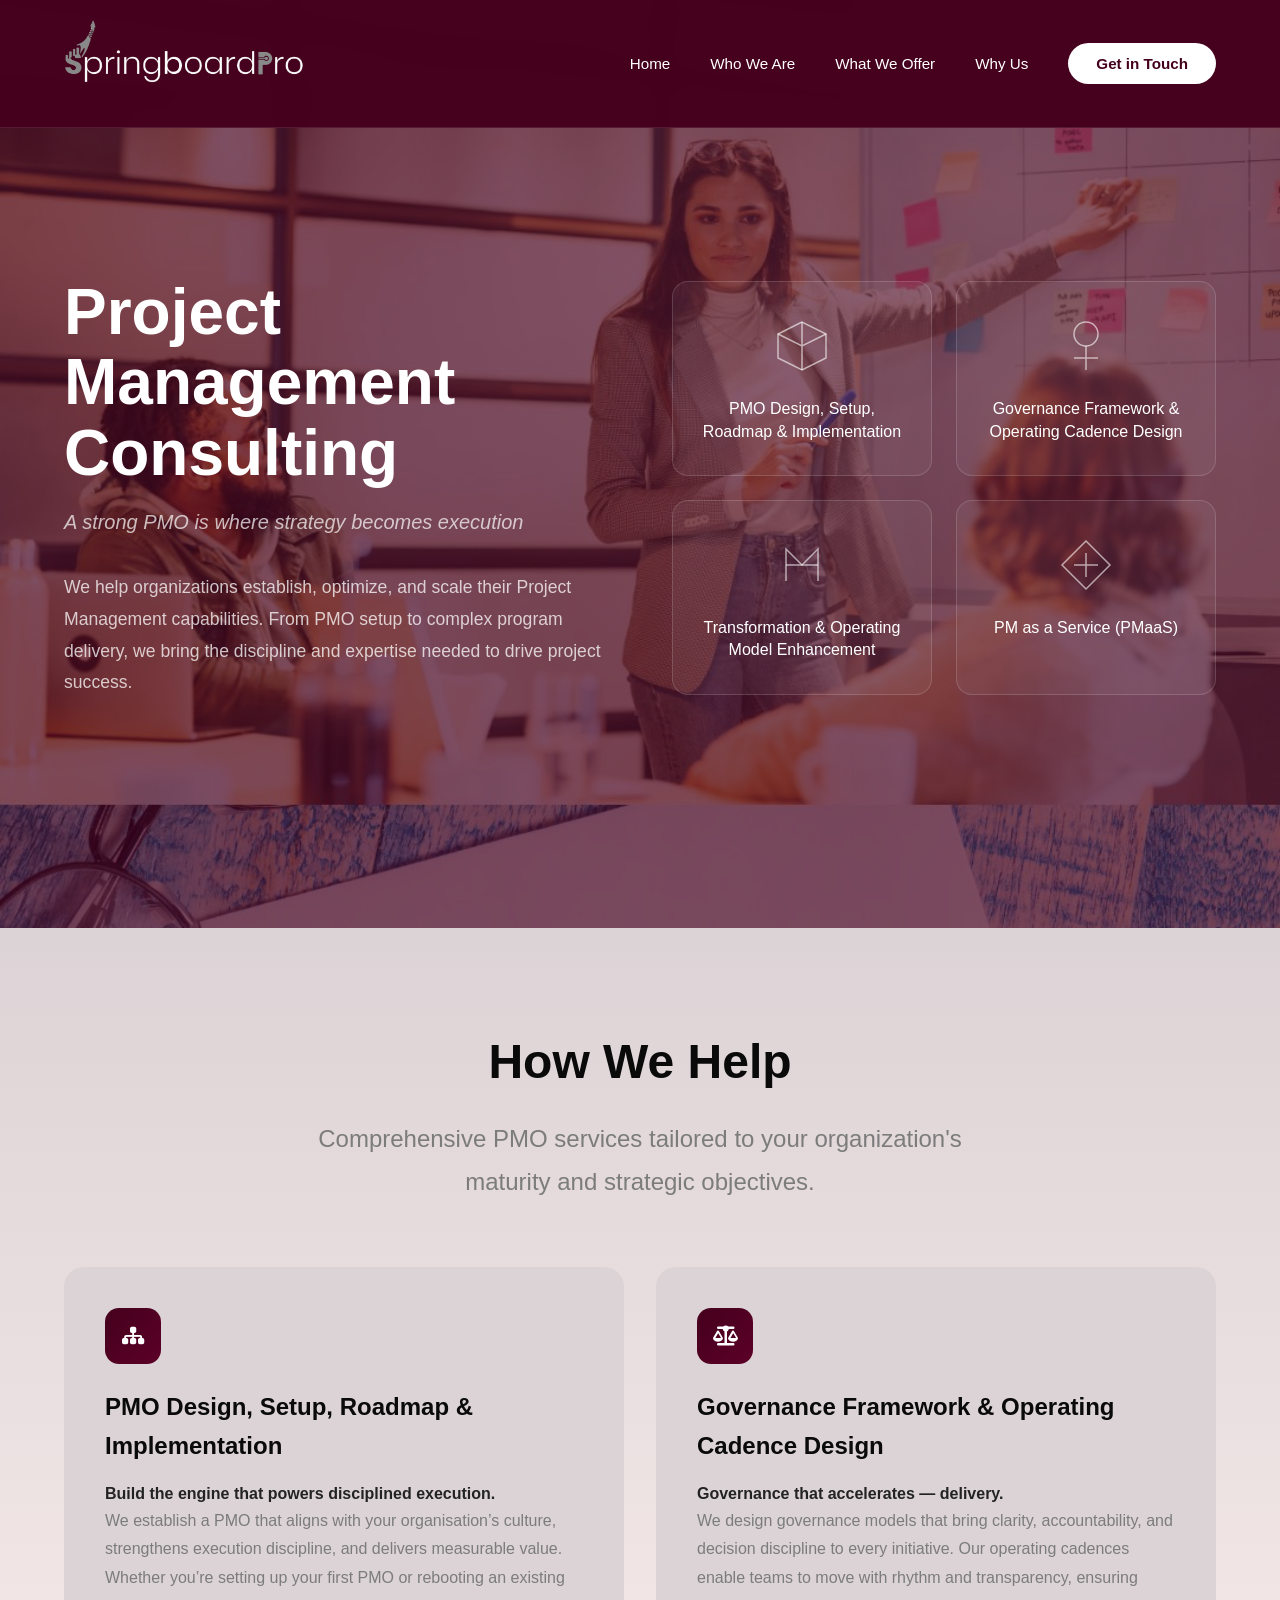
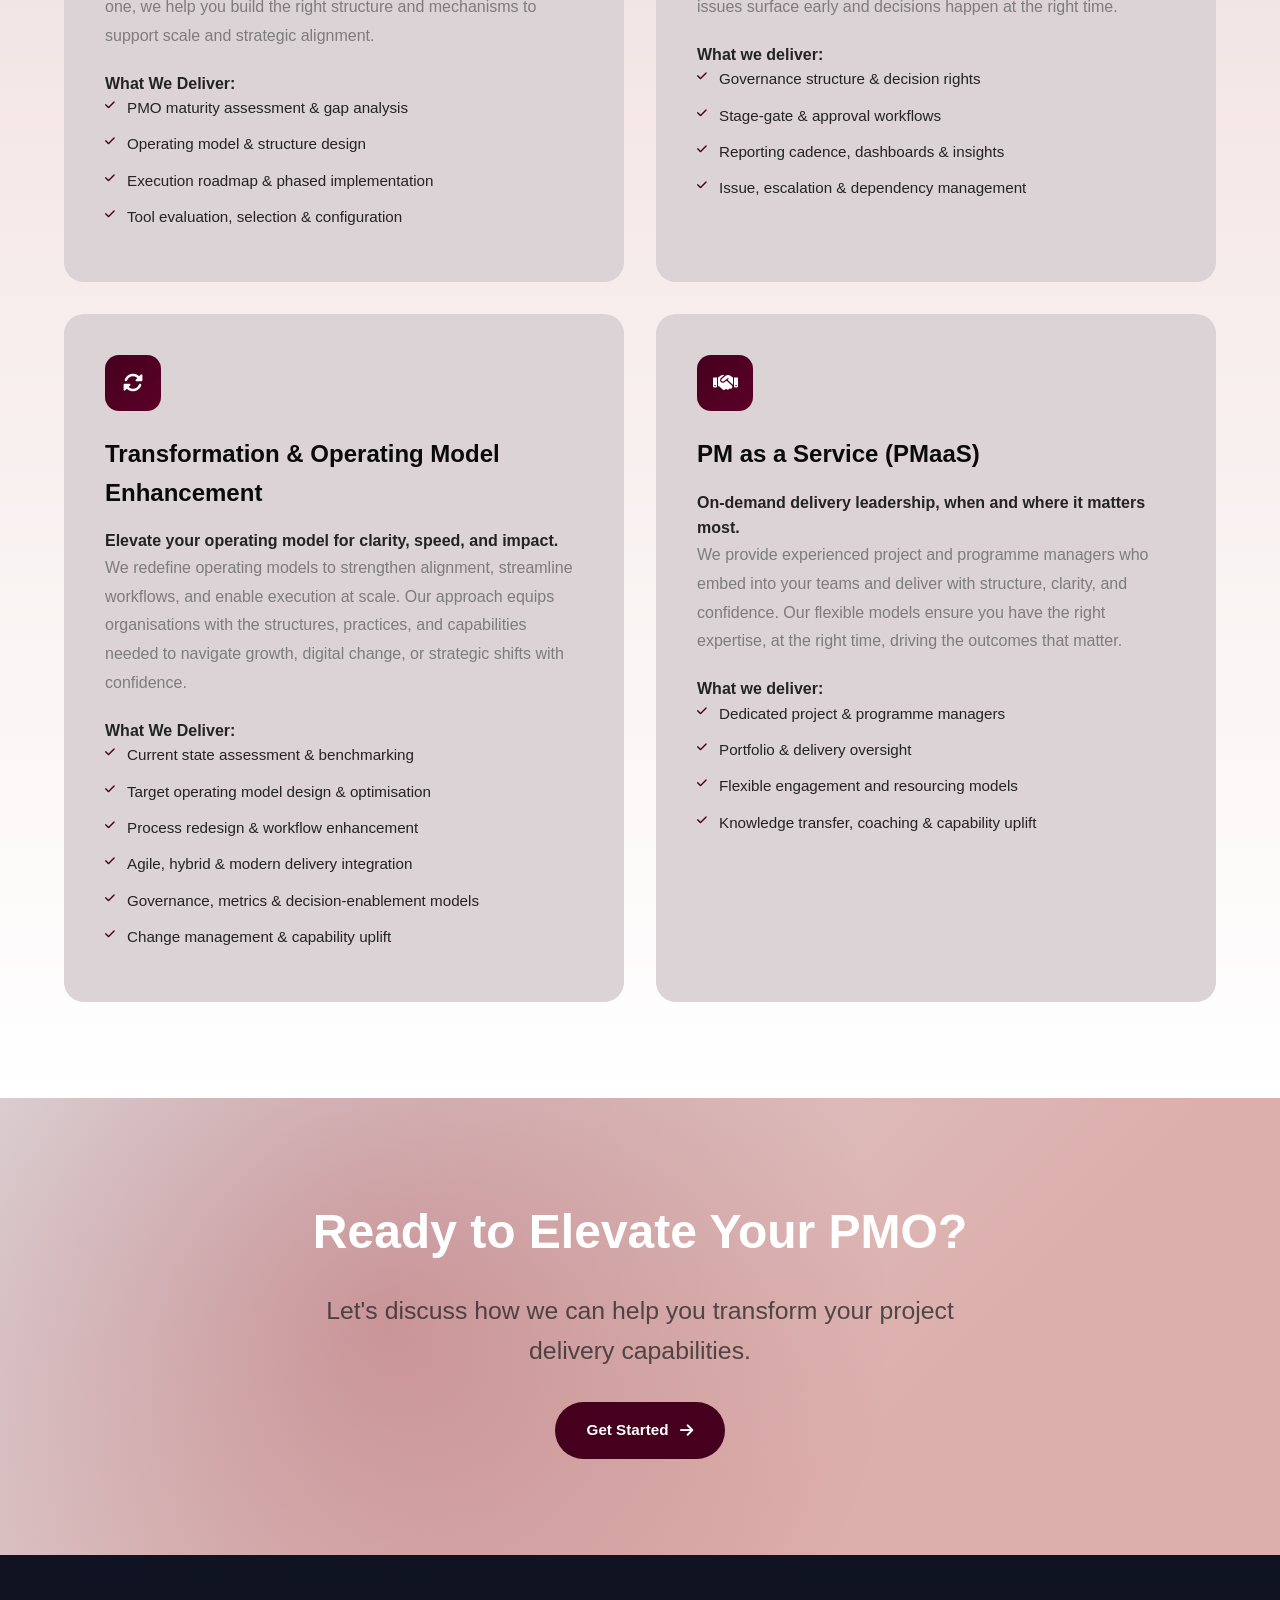
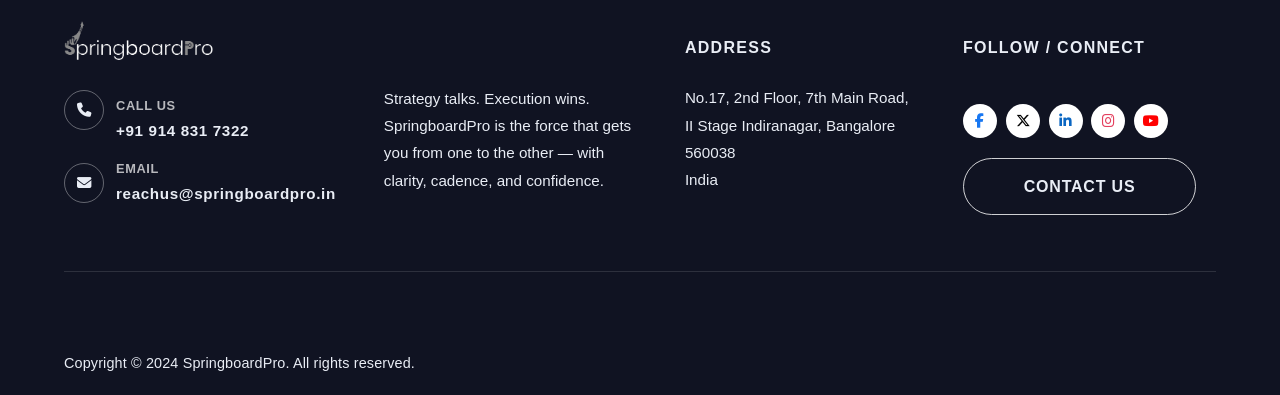
<file: project-management.html>
<!DOCTYPE html>
<html lang="en">

<head>
    <meta charset="UTF-8">
    <meta name="viewport" content="width=device-width, initial-scale=1.0">
    <title>Project Management Consulting | SpringboardPro</title>
    <link rel="icon" type="image/png" href="springboardpro-logo.png">
    <link rel="apple-touch-icon" href="springboardpro-logo.png">
    <link href="https://fonts.googleapis.com/css2?family=Space+Grotesk:wght@400;500;600;700&display=swap"
        rel="stylesheet">
    <link rel="stylesheet" href="https://cdnjs.cloudflare.com/ajax/libs/font-awesome/6.5.1/css/all.min.css">
    <style>
        /* Cross-Browser Compatibility Reset */
        * {
            margin: 0;
            padding: 0;
            box-sizing: border-box;
            -webkit-box-sizing: border-box;
            -moz-box-sizing: border-box;
        }

        *,
        *::before,
        *::after {
            box-sizing: inherit;
        }

        * {
            -webkit-font-smoothing: antialiased;
            -moz-osx-font-smoothing: grayscale;
            text-rendering: optimizeLegibility;
        }

        :root {
            --burgundy: #45001d;
            --burgundy-light: #dcafac;
            --burgundy-dark: #5c0028;
            --white: #ffffff;
            --black: #0a0a0a;
            --gray-50: #dcd3d6;
            --gray-100: #cbbdc2;
            --gray-200: #bba9af;
            --gray-400: #8b828a;
            --gray-500: #7c7c7c;
            --gray-600: #6b6b6b;
            --gray-700: #4d4d4d;
            --gray-800: #232323;
            --palette-cream: #dcd3d6;
            --palette-blush: #dcafac;
            --palette-primary: #45001d;
            --palette-deep: #5c0028;
            --palette-gradient: linear-gradient(135deg, #ffffff 0%, #dcd3d6 25%, #dcafac 50%, #911120 75%, #690316 100%);
        }

        html {
            scroll-behavior: smooth;
            -webkit-text-size-adjust: 100%;
            -ms-text-size-adjust: 100%;
            overflow-x: hidden;
            width: 100%;
        }

        body {
            font-family: 'Nunito', -apple-system, BlinkMacSystemFont, 'Segoe UI', Roboto, 'Helvetica Neue', Arial, sans-serif;
            color: var(--gray-800);
            line-height: 1.6;
            background: var(--white);
            -webkit-overflow-scrolling: touch;
            min-height: 100vh;
            overflow-x: hidden;
            width: 100%;
            max-width: 100%;
        }

        img {
            max-width: 100%;
            height: auto;
            -ms-interpolation-mode: bicubic;
            border-style: none;
        }

        video {
            max-width: 100%;
            height: auto;
        }

        /* NAVBAR STYLES */
        .navbar {
            position: fixed;
            top: 0;
            left: 0;
            right: 0;
            z-index: 1000;
            padding: 1.15rem 5%;
            padding-left: max(5%, 1rem);
            padding-right: max(5%, 1rem);
            padding-top: max(1.15rem, env(safe-area-inset-top));
            display: flex;
            justify-content: space-between;
            align-items: center;
            background: rgba(69, 0, 29, 0.98);
            backdrop-filter: blur(10px);
            border-bottom: 1px solid rgba(255, 255, 255, 0.1);
            transition: all 0.4s cubic-bezier(0.4, 0, 0.2, 1);
            box-sizing: border-box;
        }

        /* --- CHANGED SECTION START --- */
        /* This makes the navbar Dark Burgundy when scrolled, so the white logo stays visible */
        .navbar.scrolled {
            padding: 0.85rem 5%;
            background: #45001d;
            backdrop-filter: blur(18px);
            border-bottom: 1px solid rgba(255, 255, 255, 0.08);
            box-shadow: 0 8px 35px rgba(145, 17, 32, 0.45);
        }

        /* Keep links White when scrolled */
        .navbar.scrolled .nav-links a {
            color: var(--white);
        }

        /* Keep the Get in Touch button White with Burgundy text */
        .navbar.scrolled .nav-cta {
            background: var(--white) !important;
            color: var(--burgundy) !important;
        }

        /* Keep mobile menu icon white */
        .navbar.scrolled .mobile-toggle span {
            background: var(--white);
        }

        /* --- CHANGED SECTION END --- */

        .logo {
            display: inline-flex;
            align-items: center;
            text-decoration: none;
            flex-shrink: 1;
            min-width: 0;
            max-width: 55%;
        }

        .logo img {
            height: 90px;
            width: auto;
            max-width: 100%;
            display: block;
            object-fit: contain;
        }

        .nav-links {
            display: flex;
            list-style: none;
            gap: 2.5rem;
            align-items: center;
        }

        .nav-links a {
            color: var(--white);
            text-decoration: none;
            font-weight: 500;
            font-size: 0.95rem;
            transition: all 0.3s;
        }

        .dropdown {
            position: relative;
        }

        .dropdown-content {
            position: absolute;
            top: calc(100% + 10px);
            left: -20px;
            background: var(--white);
            min-width: 280px;
            padding: 0.75rem 0;
            border-radius: 12px;
            opacity: 0;
            visibility: hidden;
            transform: translateY(10px);
            transition: all 0.3s;
            box-shadow: 0 20px 50px rgba(0, 0, 0, 0.15);
        }

        .dropdown:hover .dropdown-content {
            opacity: 1;
            visibility: visible;
            transform: translateY(0);
        }

        .dropdown-content a {
            display: block;
            padding: 0.9rem 1.5rem;
            color: var(--gray-800) !important;
            font-size: 0.9rem;
        }

        .dropdown-content a:hover {
            background: var(--gray-50);
            color: var(--burgundy) !important;
        }

        .nav-cta {
            background: var(--white) !important;
            color: var(--burgundy) !important;
            padding: 0.75rem 1.75rem !important;
            border-radius: 100px;
            font-weight: 600 !important;
            transition: transform 0.3s;
        }

        .nav-cta:hover {
            transform: translateY(-2px);
        }

        .mobile-toggle {
            display: none;
            flex-direction: column;
            justify-content: center;
            align-items: center;
            gap: 5px;
            cursor: pointer;
            padding: 12px;
            min-width: 44px;
            min-height: 44px;
            flex-shrink: 0;
            z-index: 1001;
            margin-right: env(safe-area-inset-right);
        }

        .mobile-toggle span {
            width: 24px;
            height: 2px;
            background: var(--white);
            border-radius: 2px;
            flex-shrink: 0;
        }

        /* HERO */
        .page-hero {
            min-height: 80vh;
            background: #45001d;
            position: relative;
            display: flex;
            align-items: center;
            padding: 8rem 5% 5rem;
        }

        .page-hero::before {
            content: '';
            position: absolute;
            top: 0;
            left: 0;
            right: 0;
            bottom: 0;
            background: radial-gradient(circle at 80% 20%, rgba(255, 255, 255, 0.08) 0%, transparent 50%);
            z-index: 1;
        }

        .hero-bg-image {
            position: absolute;
            top: 0;
            left: 0;
            right: 0;
            bottom: 0;
        }

        .hero-bg-image img {
            width: 100%;
            height: 100%;
            object-fit: cover;
            opacity: 0.3;
            object-position: top center;
        }

        .hero-content {
            max-width: 1400px;
            margin: 0 auto;
            width: 100%;
            display: grid;
            grid-template-columns: 1fr 1fr;
            gap: 4rem;
            align-items: center;
            position: relative;
            z-index: 10;
        }

        .hero-text h1 {
            font-family: 'Nunito', sans-serif;
            font-size: 4rem;
            color: var(--white);
            line-height: 1.1;
            margin-bottom: 1rem;
            font-weight: 600;
        }

        .hero-text .tagline {
            font-size: 1.25rem;
            color: rgba(255, 255, 255, 0.7);
            font-style: italic;
            margin-bottom: 2rem;
        }

        .hero-text p {
            color: rgba(255, 255, 255, 0.75);
            font-size: 1.1rem;
            line-height: 1.8;
        }

        /* Services Grid in Hero */
        .hero-services {
            display: grid;
            grid-template-columns: repeat(2, 1fr);
            gap: 1.5rem;
        }

        .hero-service-item {
            background: rgba(255, 255, 255, 0.05);
            border: 1px solid rgba(255, 255, 255, 0.15);
            border-radius: 16px;
            padding: 2rem 1.5rem;
            text-align: center;
            transition: all 0.3s ease;
        }

        .hero-service-item:hover {
            background: rgba(255, 255, 255, 0.1);
            border-color: rgba(255, 255, 255, 0.3);
            transform: translateY(-5px);
        }

        .hero-service-icon {
            width: 64px;
            height: 64px;
            margin: 0 auto 1.25rem;
            display: flex;
            align-items: center;
            justify-content: center;
        }

        .hero-service-icon svg {
            width: 100%;
            height: 100%;
            stroke: rgba(255, 255, 255, 0.6);
            fill: none;
            stroke-width: 1.5;
        }

        .hero-service-item h3 {
            color: var(--white);
            font-size: 1rem;
            font-weight: 500;
            line-height: 1.4;
        }

        /* DETAILS SECTION */
        .details-section {
            padding: 6rem 5%;
            background: linear-gradient(180deg, var(--palette-cream) 0%, rgba(220, 175, 172, 0.28) 45%, var(--white) 100%);
        }

        .details-container {
            max-width: 1200px;
            margin: 0 auto;
        }

        .section-header {
            text-align: center;
            max-width: 700px;
            margin: 0 auto 4rem;
        }

        .section-header .section-label {
            display: inline-flex;
            align-items: center;
            gap: 0.5rem;
            background: rgba(145, 17, 32, 0.08);
            color: #45001d;
            padding: 0.5rem 1rem;
            border-radius: 100px;
            font-size: 0.85rem;
            font-weight: 600;
            margin-bottom: 1.25rem;
            text-transform: uppercase;
        }

        .section-header h2 {
            font-family: 'Nunito', sans-serif;
            font-size: 3rem;
            color: var(--black);
            font-weight: 600;
            margin-bottom: 1rem;
        }

        .section-header p {
            color: var(--gray-500);
            font-size: 1.1rem;
            line-height: 1.8;
        }

        .detail-cards {
            display: grid;
            grid-template-columns: repeat(2, 1fr);
            gap: 2rem;
        }

        .detail-card {
            background: var(--gray-50);
            border-radius: 20px;
            padding: 2.5rem;
            transition: all 0.4s ease;
            border: 1px solid transparent;
        }

        .detail-card:hover {
            background: var(--white);
            border-color: var(--gray-100);
            box-shadow: 0 20px 50px rgba(145, 17, 32, 0.12);
            transform: translateY(-5px);
        }

        .detail-card-icon {
            width: 56px;
            height: 56px;
            background: linear-gradient(135deg, var(--burgundy) 0%, var(--burgundy-dark) 100%);
            border-radius: 14px;
            display: flex;
            align-items: center;
            justify-content: center;
            margin-bottom: 1.5rem;
            color: var(--white);
            font-size: 1.25rem;
        }

        .detail-card h3 {
            font-family: 'Nunito', sans-serif;
            font-size: 1.5rem;
            color: var(--black);
            margin-bottom: 1rem;
            font-weight: 600;
        }

        .detail-card p {
            color: var(--gray-500);
            font-size: 1rem;
            line-height: 1.8;
            margin-bottom: 1.25rem;
        }

        .detail-card ul {
            list-style: none;
        }

        .detail-card ul li {
            display: flex;
            align-items: flex-start;
            gap: 0.75rem;
            color: var(--gray-800);
            font-size: 0.95rem;
            margin-bottom: 0.75rem;
        }

        .detail-card ul li i {
            color: #45001d;
            margin-top: 4px;
            font-size: 0.7rem;
        }

        /* CTA */
        .cta-section {
            padding: 6rem 5%;
            background: linear-gradient(135deg, var(--palette-cream) 0%, var(--palette-blush) 70%);
            position: relative;
            overflow: hidden;
        }

        .cta-bg {
            position: absolute;
            top: 0;
            left: 0;
            right: 0;
            bottom: 0;
            background: radial-gradient(circle at 30% 50%, rgba(145, 17, 32, 0.25) 0%, transparent 55%);
        }

        .cta-content {
            max-width: 700px;
            margin: 0 auto;
            text-align: center;
            position: relative;
            z-index: 10;
        }

        .cta-content h2 {
            font-family: 'Nunito', sans-serif;
            font-size: 3rem;
            color: var(--white);
            margin-bottom: 1.25rem;
            font-weight: 600;
        }

        .cta-content p {
            color: rgba(35, 35, 35, 0.75);
            font-size: 1.15rem;
            margin-bottom: 2rem;
        }

        .btn-primary {
            background: #45001d;
            color: var(--white);
            padding: 1rem 2rem;
            border: none;
            border-radius: 100px;
            font-size: 0.95rem;
            font-weight: 600;
            cursor: pointer;
            text-decoration: none;
            display: inline-flex;
            align-items: center;
            gap: 0.75rem;
            transition: all 0.3s;
        }

        .btn-primary:hover {
            background: var(--burgundy-dark);
            transform: translateY(-3px);
            box-shadow: 0 15px 40px rgba(145, 17, 32, 0.25);
        }

        /* ===== FOOTER ===== */
          .footer {
            background: #101322;
            padding: 5rem 5% 0;
            color: var(--white);
        }

        .footer-container {
            max-width: 1400px;
            margin: 0 auto;
        }

        .footer-grid {
            display: grid;
            grid-template-columns: 1.1fr 1.1fr 1fr 1.1fr;
            gap: 3rem;
            align-items: start;
            padding-bottom: 3.5rem;
            border-bottom: 1px solid rgba(255, 255, 255, 0.12);
        }

        .footer-brand .logo img {
            height: 86px;
            width: auto;
            display: block;
        }

        .footer-contact-list {
            list-style: none;
            margin-top: 1.75rem;
            display: grid;
            gap: 1rem;
        }

        .footer-contact-item {
            display: grid;
            grid-template-columns: auto 1fr;
            align-items: center;
            gap: 0.75rem;
            color: var(--white);
            text-decoration: none;
            font-weight: 700;
            letter-spacing: 0.04em;
        }

        .footer-contact-icon {
            width: 38px;
            height: 38px;
            border: 1px solid rgba(255, 255, 255, 0.25);
            border-radius: 50%;
            display: grid;
            place-items: center;
            font-size: 0.9rem;
            color: var(--white);
        }

        .footer-contact-text {
            display: flex;
            flex-direction: column;
            gap: 0.15rem;
            font-size: 0.95rem;
            color: var(--white);
        }

        .footer-contact-text span {
            font-size: 0.8rem;
            opacity: 0.7;
            font-weight: 600;
        }

        .footer-contact-text a {
            color: var(--white);
            text-decoration: none;
        }

        .footer-about p {
            color: rgba(255, 255, 255, 0.85);
            line-height: 1.8;
            font-size: 0.98rem;
        }

        .footer-column h4 {
            color: var(--white);
            font-size: 1rem;
            margin-bottom: 1.25rem;
            font-weight: 700;
            letter-spacing: 0.08em;
        }

        .footer-column p {
            color: rgba(255, 255, 255, 0.8);
            line-height: 1.8;
            font-size: 0.95rem;
        }

        .footer-social {
            display: flex;
            flex-direction: column;
            gap: 1.25rem;
            align-items: flex-start;
        }

        .footer-social-icons {
            display: flex;
            gap: 0.55rem;
            align-items: center;
        }

        .footer-social-icons a {
            width: 32px;
            height: 32px;
            border-radius: 50%;
            border: 1px solid rgba(255, 255, 255, 0.35);
            color: var(--white);
            display: grid;
            place-items: center;
            text-decoration: none;
            transition: all 0.3s ease;
            font-size: 0.9rem;
        }

        .footer-social-icons a:hover {
            background: rgba(255, 255, 255, 0.08);
            transform: translateY(-2px);
        }

        .footer-cta-btn {
            display: inline-flex;
            align-items: center;
            justify-content: center;
            padding: 0.9rem 1.6rem;
            border-radius: 999px;
            border: 1.5px solid rgba(255, 255, 255, 0.8);
            color: var(--white);
            text-decoration: none;
            font-weight: 700;
            letter-spacing: 0.05em;
            transition: all 0.3s ease;
        }

        .footer-cta-btn:hover {
            background: rgba(255, 255, 255, 0.12);
            transform: translateY(-2px);
        }

        .footer-bottom {
            margin-top: 3rem;
            padding: 1.25rem 0;
            background: #101322;
            text-align: center;
        }

        .footer-bottom p {
            color: rgba(255, 255, 255, 0.8);
            font-size: 0.95rem;
            letter-spacing: 0.01em;
        }

        .footer-bottom p span {
            color: var(--palette-primary);
        }

        /* Footer color normalization */
        .footer,
        .footer p,
        .footer h4,
        .footer a,
        .footer-contact-item {
            color: #e9edf5 !important;
        }

        .footer a {
            text-decoration: none;
        }

        .footer a:hover {
            color: #ffffff !important;
        }

        .footer-contact-icon {
            border-color: rgba(255, 255, 255, 0.35);
            color: #e9edf5;
        }

        .footer-contact-text a {
            color: #e9edf5 !important;
        }

        .footer-social-icons a {
            background: var(--white);
            border-color: rgba(255, 255, 255, 0.35);
        }

        .footer-social-icons a .fa-facebook-f {
            color: #1877f2;
        }

        .footer-social-icons a .fa-x-twitter {
            color: #000000;
        }

        .footer-social-icons a .fa-linkedin-in {
            color: #0a66c2;
        }

        .footer-social-icons a .fa-instagram {
            color: #e4405f;
        }

        .footer-social-icons a .fa-youtube {
            color: #ff0000;
        }

        .footer-social-icons a:hover {
            background: rgba(255, 255, 255, 0.95);
            transform: translateY(-3px);
        }

        .footer-cta-btn {
            color: #e9edf5;
            border-color: rgba(255, 255, 255, 0.8);
        }

        .footer-cta-btn:hover {
            background: rgba(255, 255, 255, 0.12);
            color: #ffffff;
        }


        .social-links {
            display: flex;
            gap: 0.75rem;
        }

        .social-links a {
            width: 42px;
            height: 42px;
            background: var(--white);
            border-radius: 50%;
            display: flex;
            align-items: center;
            justify-content: center;
            color: var(--black);
            text-decoration: none;
            transition: all 0.3s ease;
            font-size: 1rem;
            border: 1px solid rgba(255, 255, 255, 0.1);
        }

        .social-links a.linkedin {
            color: #0a66c2;
        }

        .social-links a.twitter {
            color: #1da1f2;
        }

        .social-links a.facebook {
            color: #1877f2;
        }

        .social-links a.instagram {
            color: #e4405f;
        }

        .social-links a:hover {
            transform: translateY(-3px);
            box-shadow: 0 12px 30px rgba(0, 0, 0, 0.25);
        }

        .footer-column h4 {
            color: var(--white);
            font-size: 1rem;
            margin-bottom: 1.5rem;
            font-weight: 600;
        }

        .footer-column ul {
            list-style: none;
        }

        .footer-column ul li {
            margin-bottom: 0.75rem;
        }

        .footer-column ul a {
            color: rgba(255, 255, 255, 0.65);
            text-decoration: none;
            font-size: 0.95rem;
            transition: all 0.3s ease;
            display: inline-flex;
            align-items: center;
            gap: 0.5rem;
            white-space: nowrap;
        }

        .footer-column ul a:hover {
            color: var(--white);
            transform: translateX(4px);
        }

        .footer-contact p {
            color: rgba(255, 255, 255, 0.75);
            font-size: 0.95rem;
            margin-bottom: 1rem;
            display: flex;
            align-items: flex-start;
            gap: 0.75rem;
        }

        .footer-contact i {
            color: var(--white);
            margin-top: 4px;
            width: 16px;
        }

        .footer-bottom {
            padding-top: 2rem;
            display: flex;
            justify-content: space-between;
            align-items: center;
            flex-wrap: wrap;
            gap: 1rem;
        }

        .footer-bottom p {
            color: rgba(255, 255, 255, 0.5);
            font-size: 0.9rem;
        }

        /* Footer color normalization */
        .footer,
        .footer p,
        .footer h4,
        .footer a,
        .footer-contact-item {
            color: #e9edf5 !important;
        }

        .footer a {
            text-decoration: none;
        }

        .footer a:hover {
            color: #ffffff !important;
        }

        .footer-contact-icon {
            border-color: rgba(255, 255, 255, 0.35);
            color: #e9edf5;
        }

        .footer-contact-text a {
            color: #e9edf5 !important;
        }


        .footer-cta-btn {
            display: inline-flex;
            align-items: center;
            justify-content: center;
            min-width: 180px;
            padding: 0.9rem 1.6rem;
            border-radius: 999px;
            border: 1.5px solid rgba(255, 255, 255, 0.8);
            background: transparent;
            color: #e9edf5;
            text-decoration: none;
            font-weight: 700;
            letter-spacing: 0.05em;
            transition: all 0.3s ease;
        }

        .footer-cta-btn:hover {
            background: rgba(255, 255, 255, 0.12);
            color: #ffffff;
            transform: translateY(-2px);
        }

        .footer-bottom-links {
            display: flex;
            gap: 2rem;
        }

        .footer-bottom-links a {
            color: rgba(255, 255, 255, 0.5);
            text-decoration: none;
            font-size: 0.9rem;
            transition: color 0.3s ease;
        }

        .footer-bottom-links a:hover {
            color: var(--white);
        }

        @media (max-width: 992px) {
            .hero-content {
                grid-template-columns: 1fr;
            }

            .hero-services {
                max-width: 500px;
            }

            .detail-cards {
                grid-template-columns: 1fr;
            }

            .footer-grid {
                grid-template-columns: 1fr 1fr;
            }
        }

        @media (max-width: 768px) {
            /* Navbar */
            .navbar {
                padding: 1rem 16px;
                padding-left: max(16px, env(safe-area-inset-left));
                padding-right: max(16px, env(safe-area-inset-right));
                left: 0;
                right: 0;
            }

            .navbar.scrolled {
                padding: 0.75rem 16px;
                padding-left: max(16px, env(safe-area-inset-left));
                padding-right: max(16px, env(safe-area-inset-right));
            }

            .logo {
                max-width: 60%;
            }

            .logo img {
                height: 50px;
                max-height: 50px;
            }

            .nav-links {
                position: fixed;
                top: 0;
                right: -100%;
                width: 85%;
                max-width: 350px;
                height: 100vh;
                background: rgba(69, 0, 29, 0.98);
                backdrop-filter: blur(10px);
                flex-direction: column;
                padding: 6rem 2rem 2rem;
                gap: 0;
                transition: right 0.4s cubic-bezier(0.4, 0, 0.2, 1);
                box-shadow: -10px 0 40px rgba(0, 0, 0, 0.3);
                overflow-y: auto;
                z-index: 1002;
            }

            .nav-links.active {
                right: 0;
            }

            .nav-links li {
                width: 100%;
                border-bottom: 1px solid rgba(255, 255, 255, 0.15);
            }

            .nav-links a {
                color: var(--white) !important;
                padding: 1.25rem 0.5rem;
                display: block;
                font-size: 1rem;
            }

            .nav-links .nav-cta {
                margin-top: 1.5rem;
                background: var(--white) !important;
                color: var(--burgundy) !important;
                text-align: center;
                border-radius: 100px;
                padding: 0.9rem 1.5rem !important;
            }

            .mobile-toggle {
                display: flex;
                z-index: 1003;
                padding: 10px;
                min-width: 44px;
            }

            .dropdown-content {
                position: static;
                opacity: 1 !important;
                visibility: visible !important;
                transform: none !important;
                box-shadow: none;
                border: none;
                padding: 0.5rem 0 0 1.25rem;
                background: transparent;
                min-width: auto;
            }

            .dropdown-content a {
                padding: 0.85rem 0.5rem !important;
                border-left: 2px solid rgba(255, 255, 255, 0.3) !important;
                color: rgba(255, 255, 255, 0.85) !important;
                font-size: 0.9rem !important;
            }

            .dropdown-content a:hover {
                background: rgba(255, 255, 255, 0.1);
                color: var(--white) !important;
            }

            /* Hero Section */
            .page-hero {
                padding: 6rem 4% 3rem !important;
                min-height: 70vh !important;
            }

            .hero-content {
                grid-template-columns: 1fr !important;
                gap: 2.5rem !important;
            }

            .hero-text h1 {
                font-size: 2.2rem !important;
                line-height: 1.2 !important;
                margin-bottom: 1rem !important;
            }

            .hero-text .tagline {
                font-size: 1.15rem !important;
                margin-bottom: 1.5rem !important;
            }

            .hero-text p {
                font-size: 1rem !important;
                line-height: 1.7 !important;
            }

            .hero-services {
                grid-template-columns: 1fr !important;
                gap: 1.25rem !important;
            }

            .hero-service-item {
                padding: 1.5rem !important;
            }

            .hero-service-item h3 {
                font-size: 0.95rem !important;
            }

            .hero-top p {
                font-size: 1.05rem !important;
                line-height: 1.6 !important;
            }

            .hero-services {
                grid-template-columns: 1fr;
                gap: 1.5rem;
            }

            .service-tag {
                padding: 1.25rem;
            }

            .service-tag h3 {
                font-size: 1.05rem;
            }

            /* Sections */
            section {
                padding: 3.5rem 4% !important;
            }

            .section-header h2 {
                font-size: 1.85rem !important;
            }

            .section-header p {
                font-size: 1rem !important;
            }

            /* Detail Cards */
            .detail-cards {
                grid-template-columns: 1fr;
                gap: 1.5rem;
            }

            .detail-card {
                padding: 1.75rem;
            }

            .detail-card h3 {
                font-size: 1.25rem !important;
            }

            .detail-card p {
                font-size: 0.95rem !important;
            }

            .detail-card ul li {
                font-size: 0.95rem;
            }

            /* Parallelogram Grid */
            .parallelograms-grid {
                grid-template-columns: 1fr;
                gap: 1.5rem;
            }

            .parallelogram-item {
                padding: 1.75rem;
            }

            .parallelogram-item h3 {
                font-size: 1.15rem;
            }

            .parallelogram-item p {
                font-size: 0.95rem;
            }

            /* CTA Section */
            .cta-section {
                padding: 3.5rem 4% !important;
            }

            .cta-container {
                grid-template-columns: 1fr !important;
                padding: 2.5rem !important;
                gap: 2rem !important;
            }

            .cta-text h2 {
                font-size: 1.85rem !important;
            }

            .cta-text p {
                font-size: 1rem !important;
            }

            .cta-actions {
                flex-direction: column;
                gap: 1rem;
            }

            .btn-primary,
            .btn-outline {
                width: 100%;
                justify-content: center;
            }

            /* Footer */
            .footer {
                padding: 3.5rem 4% 0;
            }

            .footer-grid {
                grid-template-columns: 1fr;
                gap: 2.5rem;
            }

            .footer-brand .logo img {
                height: 70px;
            }

            .footer-column h4 {
                font-size: 0.95rem;
            }

            .footer-column p {
                font-size: 0.9rem;
            }

            .footer-column ul a {
                white-space: normal;
            }

            .footer-bottom {
                margin-top: 2.5rem;
                padding: 1rem 0;
            }

            .footer-bottom p {
                font-size: 0.88rem;
            }
        }

        /* Extra small devices */
        @media (max-width: 480px) {
            /* Navbar */
            .navbar {
                padding: 0.85rem 14px;
                padding-left: max(14px, env(safe-area-inset-left));
                padding-right: max(14px, env(safe-area-inset-right));
                left: 0;
                right: 0;
            }

            .navbar.scrolled {
                padding: 0.6rem 14px;
                padding-left: max(14px, env(safe-area-inset-left));
                padding-right: max(14px, env(safe-area-inset-right));
            }

            .logo {
                max-width: 55%;
            }

            .logo img {
                height: 42px;
                max-height: 42px;
            }

            .mobile-toggle {
                min-width: 40px;
                padding: 8px;
            }

            /* Hero */
            .page-hero {
                padding: 5.5rem 3% 2.5rem !important;
                min-height: 65vh !important;
            }

            .hero-text h1 {
                font-size: 1.75rem !important;
                line-height: 1.2 !important;
            }

            .hero-text .tagline {
                font-size: 1rem !important;
                margin-bottom: 1.25rem !important;
            }

            .hero-text p {
                font-size: 0.95rem !important;
                line-height: 1.65 !important;
            }

            .hero-service-item {
                padding: 1.25rem !important;
            }

            .hero-service-item h3 {
                font-size: 0.9rem !important;
            }

            .service-tag h3 {
                font-size: 0.95rem;
            }

            /* Sections */
            section {
                padding: 3rem 3% !important;
            }

            .section-header h2 {
                font-size: 1.65rem !important;
            }

            .detail-card {
                padding: 1.5rem;
            }

            .detail-card h3 {
                font-size: 1.15rem !important;
            }

            .detail-card p {
                font-size: 0.9rem !important;
            }

            .parallelogram-item {
                padding: 1.5rem;
            }

            .cta-container {
                padding: 2rem !important;
            }

            .cta-text h2 {
                font-size: 1.65rem !important;
            }

            /* Footer */
            .footer {
                padding: 3rem 3% 0;
            }
        }
    </style>
</head>

<body>
    <nav class="navbar">
        <a href="index.html" class="logo"><img src="springboardlogo-removebg-preview.png" alt=""></a>
        <ul class="nav-links">
            <li><a href="index.html">Home</a></li>
            <li><a href="who-we-are.html">Who We Are</a></li>
            <li class="dropdown">
                <a href="what-we-offer.html">What We Offer</a>
                <div class="dropdown-content">
                    <a href="project-management.html">Project Management Consulting</a>
                    <a href="delivery-recovery.html">Delivery & Recovery</a>
                    <a href="enterprise-automation.html">Enterprise Automation</a>
                    <a href="process-consulting.html">Process Consulting</a>
                </div>
            </li>
            <li><a href="why-us.html">Why Us</a></li>
            <li><a href="contact.html" class="nav-cta">Get in Touch</a></li>
        </ul>
        <div class="mobile-toggle"><span></span><span></span><span></span></div>
    </nav>

    <section class="page-hero">
        <div class="hero-bg-image">
            <img src="./images/pmo consulting.jpg" alt="Team collaboration">
        </div>
        <div class="hero-content">
            <div class="hero-text">
                <h1>Project Management Consulting</h1>
                <p class="tagline">A strong PMO is where strategy becomes execution</p>
                <p>We help organizations establish, optimize, and scale their Project Management capabilities. From PMO
                    setup to complex program delivery, we bring the discipline and expertise needed to drive project
                    success.</p>
            </div>
            <div class="hero-services">
                <div class="hero-service-item">
                    <div class="hero-service-icon">
                        <svg viewBox="0 0 64 64">
                            <path d="M32 8L8 20v24l24 12 24-12V20L32 8z" />
                            <path d="M32 8v48M8 20l24 12 24-12" />
                        </svg>
                    </div>
                    <h3>PMO Design, Setup, Roadmap & Implementation</h3>
                </div>
                <div class="hero-service-item">
                    <div class="hero-service-icon">
                        <svg viewBox="0 0 64 64">
                            <circle cx="32" cy="20" r="12" />
                            <path d="M32 32v24M20 44h24" />
                        </svg>
                    </div>
                    <h3>Governance Framework & Operating Cadence Design</h3>
                </div>
                <div class="hero-service-item">
                    <div class="hero-service-icon">
                        <svg viewBox="0 0 64 64">
                            <path d="M16 48V16l16 16 16-16v32" />
                            <path d="M16 32h32" />
                        </svg>
                    </div>
                    <h3>Transformation & Operating Model Enhancement</h3>
                </div>
                <div class="hero-service-item">
                    <div class="hero-service-icon">
                        <svg viewBox="0 0 64 64">
                            <path d="M32 8L8 32l24 24 24-24L32 8z" />
                            <path d="M20 32h24M32 20v24" />
                        </svg>
                    </div>
                    <h3>PM as a Service (PMaaS)</h3>
                </div>
            </div>
        </div>
    </section>

    <section class="details-section">
        <div class="details-container">
            <div class="section-header">
                <h2>How We Help</h2>
                <p style="font-size: clamp(1rem, 2.5vw + 0.5rem, 1.5rem);">Comprehensive PMO services tailored to your organization's maturity and strategic objectives.</p>
            </div>
            <div class="detail-cards">
                <div class="detail-card">
                    <div class="detail-card-icon"><i class="fas fa-sitemap"></i></div>
                    <h3>PMO Design, Setup, Roadmap & Implementation</h3>
                    <h4>Build the engine that powers disciplined execution.</h4>
                    <p>We establish a PMO that aligns with your organisation’s culture, strengthens execution
                        discipline, and delivers measurable value. Whether you’re setting up your first PMO or rebooting
                        an existing one, we help you build the right structure and mechanisms to support scale and
                        strategic alignment.</p>

                    <h4>What We Deliver:</h4>
                    <ul>
                        <li><i class="fas fa-check"></i> PMO maturity assessment & gap analysis</li>
                        <li><i class="fas fa-check"></i> Operating model & structure design</li>
                        <li><i class="fas fa-check"></i> Execution roadmap & phased implementation</li>
                        <li><i class="fas fa-check"></i> Tool evaluation, selection & configuration</li>
                    </ul>
                </div>
                <div class="detail-card">
                    <div class="detail-card-icon"><i class="fas fa-balance-scale"></i></div>
                    <h3>Governance Framework & Operating Cadence Design</h3>
                    <h4>Governance that accelerates — delivery.</h4>
                    <p>We design governance models that bring clarity, accountability, and decision discipline to every
                        initiative. Our operating cadences enable teams to move with rhythm and transparency, ensuring
                        issues surface early and decisions happen at the right time.</p>
                    <h4>What we deliver:</h4>
                    <ul>
                        <li><i class="fas fa-check"></i> Governance structure & decision rights</li>
                        <li><i class="fas fa-check"></i> Stage-gate & approval workflows</li>
                        <li><i class="fas fa-check"></i> Reporting cadence, dashboards & insights</li>
                        <li><i class="fas fa-check"></i> Issue, escalation & dependency management</li>
                    </ul>
                </div>
                <div class="detail-card">
                    <div class="detail-card-icon"><i class="fas fa-sync-alt"></i></div>
                    <h3>Transformation & Operating Model Enhancement</h3>
                    <h4>Elevate your operating model for clarity, speed, and impact.</h4>
                    <p>We redefine operating models to strengthen alignment, streamline workflows, and enable execution
                        at scale. Our approach equips organisations with the structures, practices, and capabilities
                        needed to navigate growth, digital change, or strategic shifts with confidence.</p>
                    <h4>What We Deliver:</h4>
                    <ul>
                        <li><i class="fas fa-check"></i> Current state assessment & benchmarking</li>
                        <li><i class="fas fa-check"></i> Target operating model design & optimisation</li>
                        <li><i class="fas fa-check"></i> Process redesign & workflow enhancement</li>
                        <li><i class="fas fa-check"></i> Agile, hybrid & modern delivery integration</li>
                        <li><i class="fas fa-check"></i> Governance, metrics & decision-enablement models</li>
                        <li><i class="fas fa-check"></i> Change management & capability uplift</li>
                    </ul>
                </div>
                <div class="detail-card">
                    <div class="detail-card-icon"><i class="fas fa-handshake"></i></div>
                    <h3>PM as a Service (PMaaS)</h3>
                    <h4>On-demand delivery leadership, when and where it matters most.</h4>
                    <p>We provide experienced project and programme managers who embed into your teams and deliver with
                        structure, clarity, and confidence. Our flexible models ensure you have the right expertise, at
                        the right time, driving the outcomes that matter.</p>
                    <h4>What we deliver:</h4>
                    <ul>
                        <li><i class="fas fa-check"></i> Dedicated project & programme managers</li>
                        <li><i class="fas fa-check"></i> Portfolio & delivery oversight</li>
                        <li><i class="fas fa-check"></i> Flexible engagement and resourcing models</li>
                        <li><i class="fas fa-check"></i> Knowledge transfer, coaching & capability uplift</li>
                    </ul>
                </div>
            </div>
        </div>
    </section>

    <section class="cta-section">
        <div class="cta-bg"></div>
        <div class="cta-content">
            <h2>Ready to Elevate Your PMO?</h2>
            <p style="font-size: 1.55rem;">Let's discuss how we can help you transform your project delivery capabilities.</p>
            <a href="contact.html" class="btn-primary">Get Started <i class="fas fa-arrow-right"></i></a>
        </div>
    </section>

        <footer class="footer">
        <div class="footer-container">
            <div class="footer-grid">
                <div class="footer-brand">
                    <a style="margin-top: -30px;" href="index.html" class="logo" aria-label="SpringboardPro home">
                        <img src="springboardlogo-removebg-preview.png" alt="SpringboardPro logo">
                    </a>
                    <ul class="footer-contact-list" >
                        <li class="footer-contact-item" style="margin-top: -50px;" >
                            <span class="footer-contact-icon"><i class="fas fa-phone"></i></span>
                            <div class="footer-contact-text"  style="margin-top: 20px !important;">
                                <span>CALL US</span>
                                <a href="tel:+919148317322">+91 914 831 7322</a>
                            </div>
                        </li>
                        <li class="footer-contact-item">
                            <span class="footer-contact-icon"><i class="fas fa-envelope"></i></span>
                            <div class="footer-contact-text">
                                <span>EMAIL</span>
                                <a href="mailto:reachus@springboardpro.in">reachus@springboardpro.in</a>
                            </div>
                        </li>
                    </ul>
                </div>
                <div class="footer-column footer-about">
                    <p style="margin-top: 50px;">Strategy talks. Execution wins. SpringboardPro is the force that gets you from one to the other — with clarity, cadence, and confidence.</p>
                </div>
                <div class="footer-column footer-address">
                    <h4>ADDRESS</h4>
                    <p>No.17, 2nd Floor, 7th Main Road,<br>II Stage Indiranagar, Bangalore 560038</p>
                    <p>India</p>
                </div>
                <div class="footer-column footer-social">
                    <h4>FOLLOW / CONNECT</h4>
                    <div class="footer-social-icons">
                        <a href="https://www.facebook.com/springboardproedgeofficial" target="_blank" rel="noopener noreferrer" aria-label="Facebook"><i class="fab fa-facebook-f"></i></a>
                        <a href="https://x.com/sprinboardpro" target="_blank" rel="noopener noreferrer" aria-label="Twitter"><i class="fab fa-x-twitter"></i></a>
                        <a href="https://www.linkedin.com/company/springboardpro" target="_blank" rel="noopener noreferrer" aria-label="LinkedIn"><i class="fab fa-linkedin-in"></i></a>
                        <a href="https://www.instagram.com/springboardproedge/" target="_blank" rel="noopener noreferrer" aria-label="Instagram"><i class="fab fa-instagram"></i></a>
                        <a href="https://www.youtube.com/channel/UCbVfgDuiHHcQuiKNemZrnmw" target="_blank" rel="noopener noreferrer" aria-label="YouTube"><i class="fab fa-youtube"></i></a>
                    </div>
                    <a class="footer-cta-btn" href="contact.html">CONTACT US</a>
                </div>
            </div>
            <div class="footer-bottom">
                <p>Copyright © 2024 SpringboardPro. All rights reserved.</p>
            </div>
        </div>
    </footer>

    <script>
        window.addEventListener('scroll', function () {
            const navbar = document.querySelector('.navbar');
            if (window.scrollY > 50) navbar.classList.add('scrolled');
            else navbar.classList.remove('scrolled');

            // Parallax on hero
            const scroll = window.scrollY;
            const heroContent = document.querySelector('.hero-content');
            if (heroContent && scroll < window.innerHeight) {
                heroContent.style.transform = `translateY(${scroll * 0.2}px)`;
                heroContent.style.opacity = 1 - (scroll / window.innerHeight) * 0.5;
            }
        });
        document.querySelector('.mobile-toggle').addEventListener('click', function () {
            document.querySelector('.nav-links').classList.toggle('active');
        });

        const observer = new IntersectionObserver((entries) => {
            entries.forEach(entry => {
                if (entry.isIntersecting) {
                    entry.target.style.opacity = '1';
                    entry.target.style.transform = 'translateY(0)';
                }
            });
        }, { threshold: 0.1 });

        document.querySelectorAll('.hero-service-item, .detail-card').forEach((el, i) => {
            el.style.opacity = '0';
            el.style.transform = 'translateY(30px)';
            el.style.transition = `all 0.7s cubic-bezier(0.4, 0, 0.2, 1) ${i * 0.12}s`;
            observer.observe(el);
        });

        // 3D tilt effect
        document.querySelectorAll('.hero-service-item, .detail-card').forEach(card => {
            card.addEventListener('mousemove', function (e) {
                const rect = this.getBoundingClientRect();
                const x = (e.clientX - rect.left) / rect.width - 0.5;
                const y = (e.clientY - rect.top) / rect.height - 0.5;
                this.style.transform = `translateY(-5px) rotateX(${y * -5}deg) rotateY(${x * 5}deg) scale(1.02)`;
            });
            card.addEventListener('mouseleave', function () {
                this.style.transform = '';
            });
        });
    </script>
</body>

</html>
</file>
